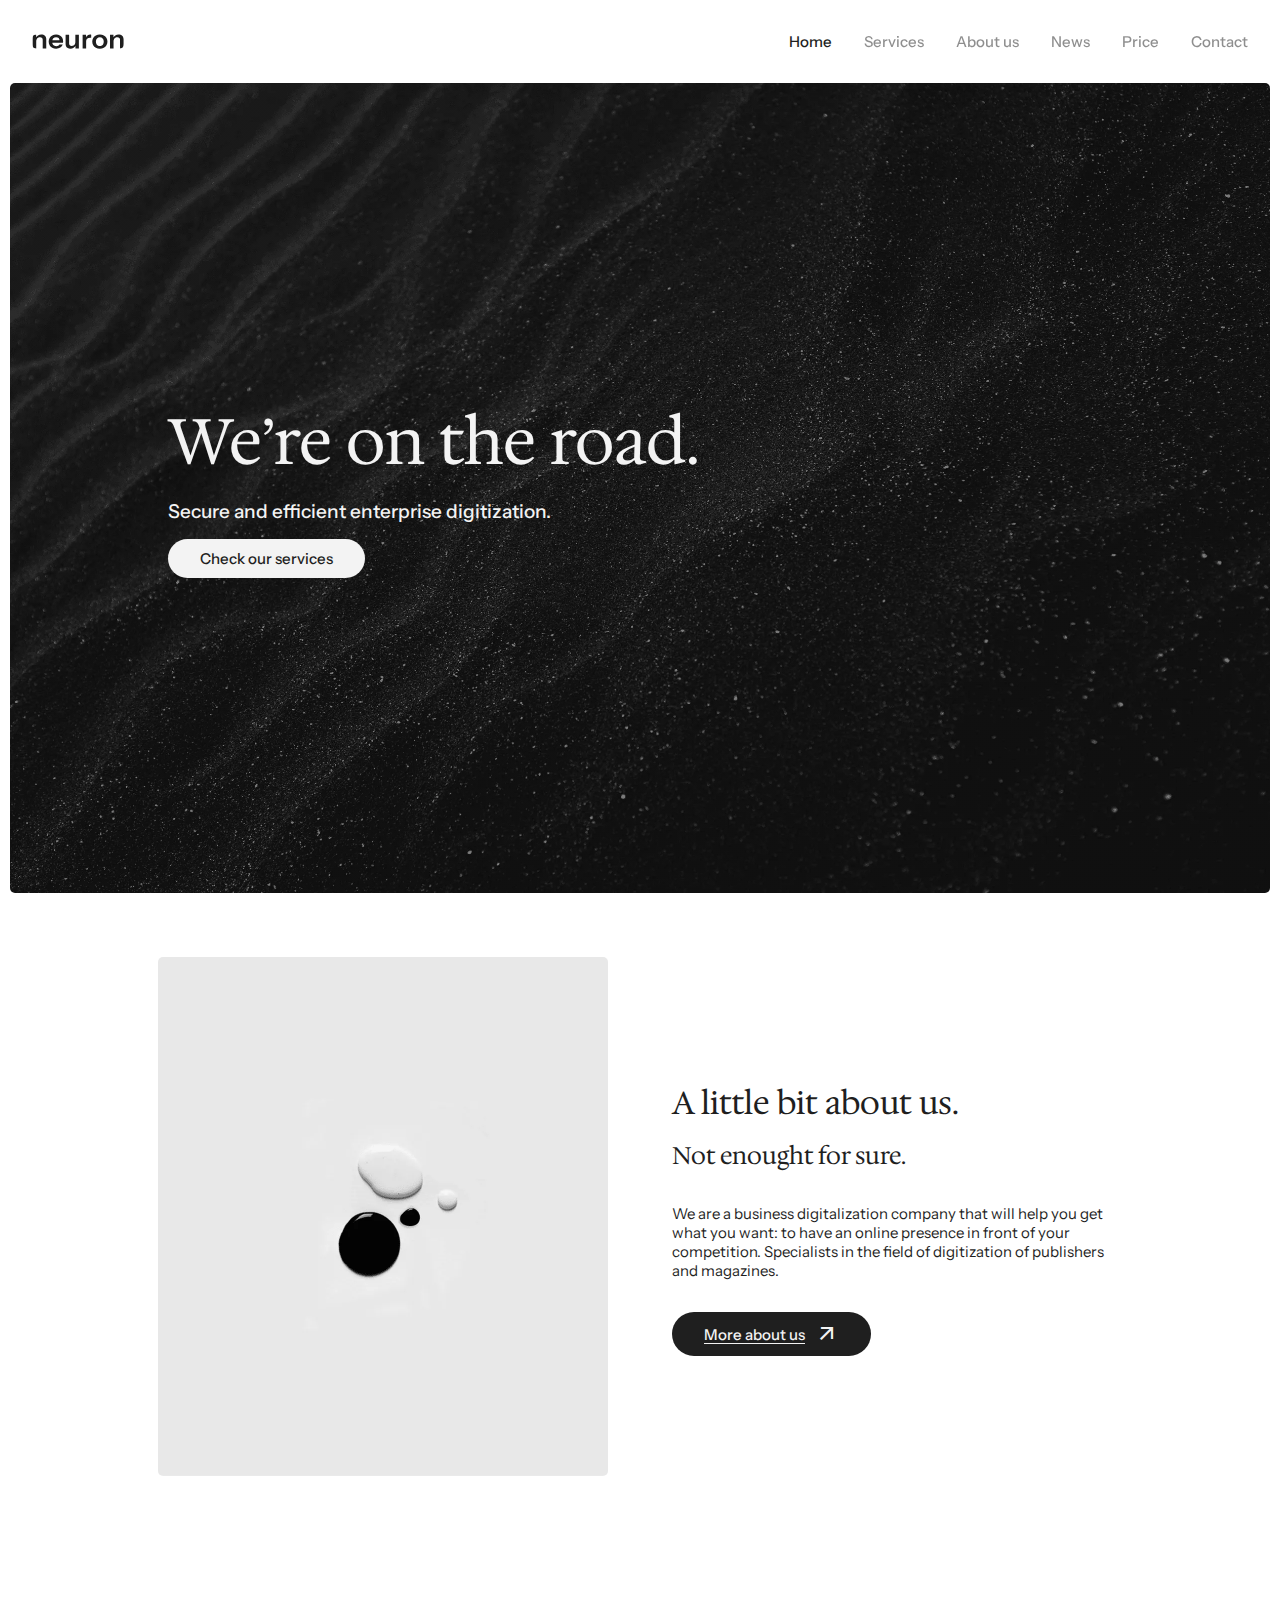
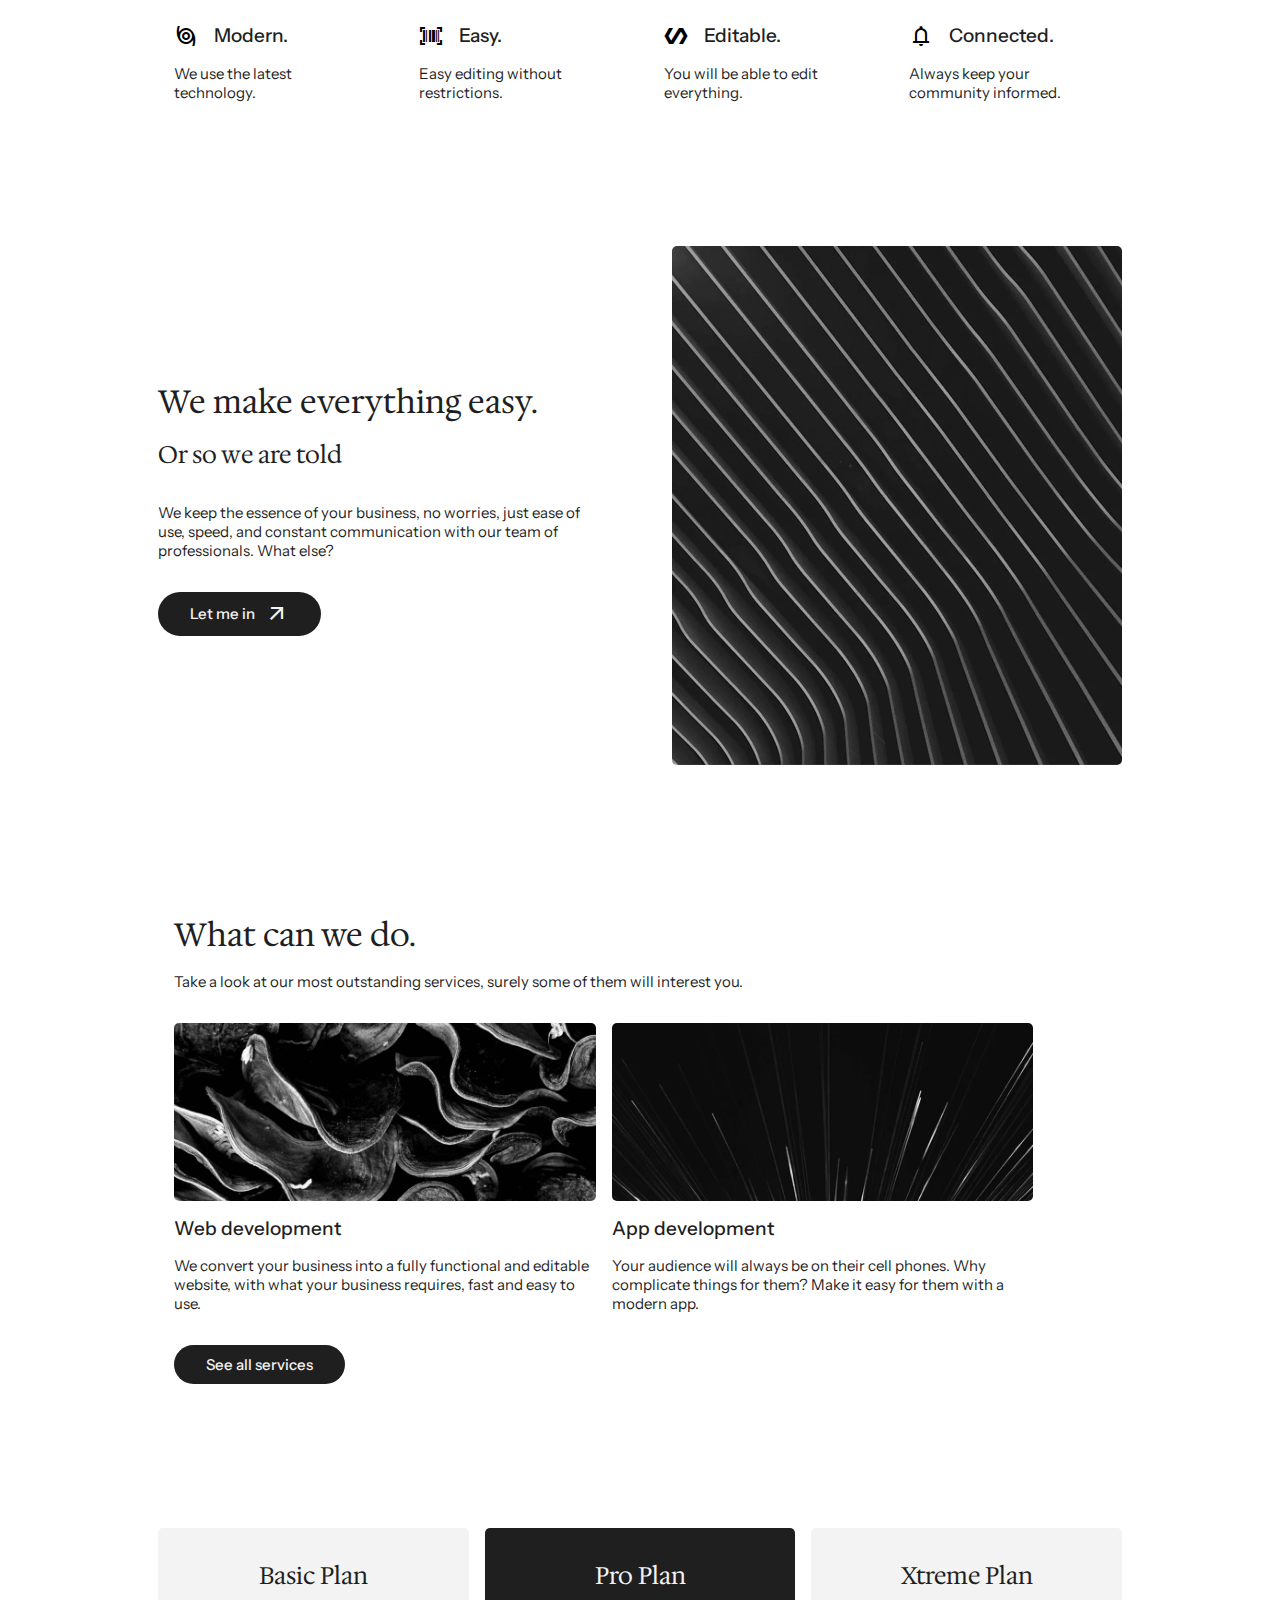
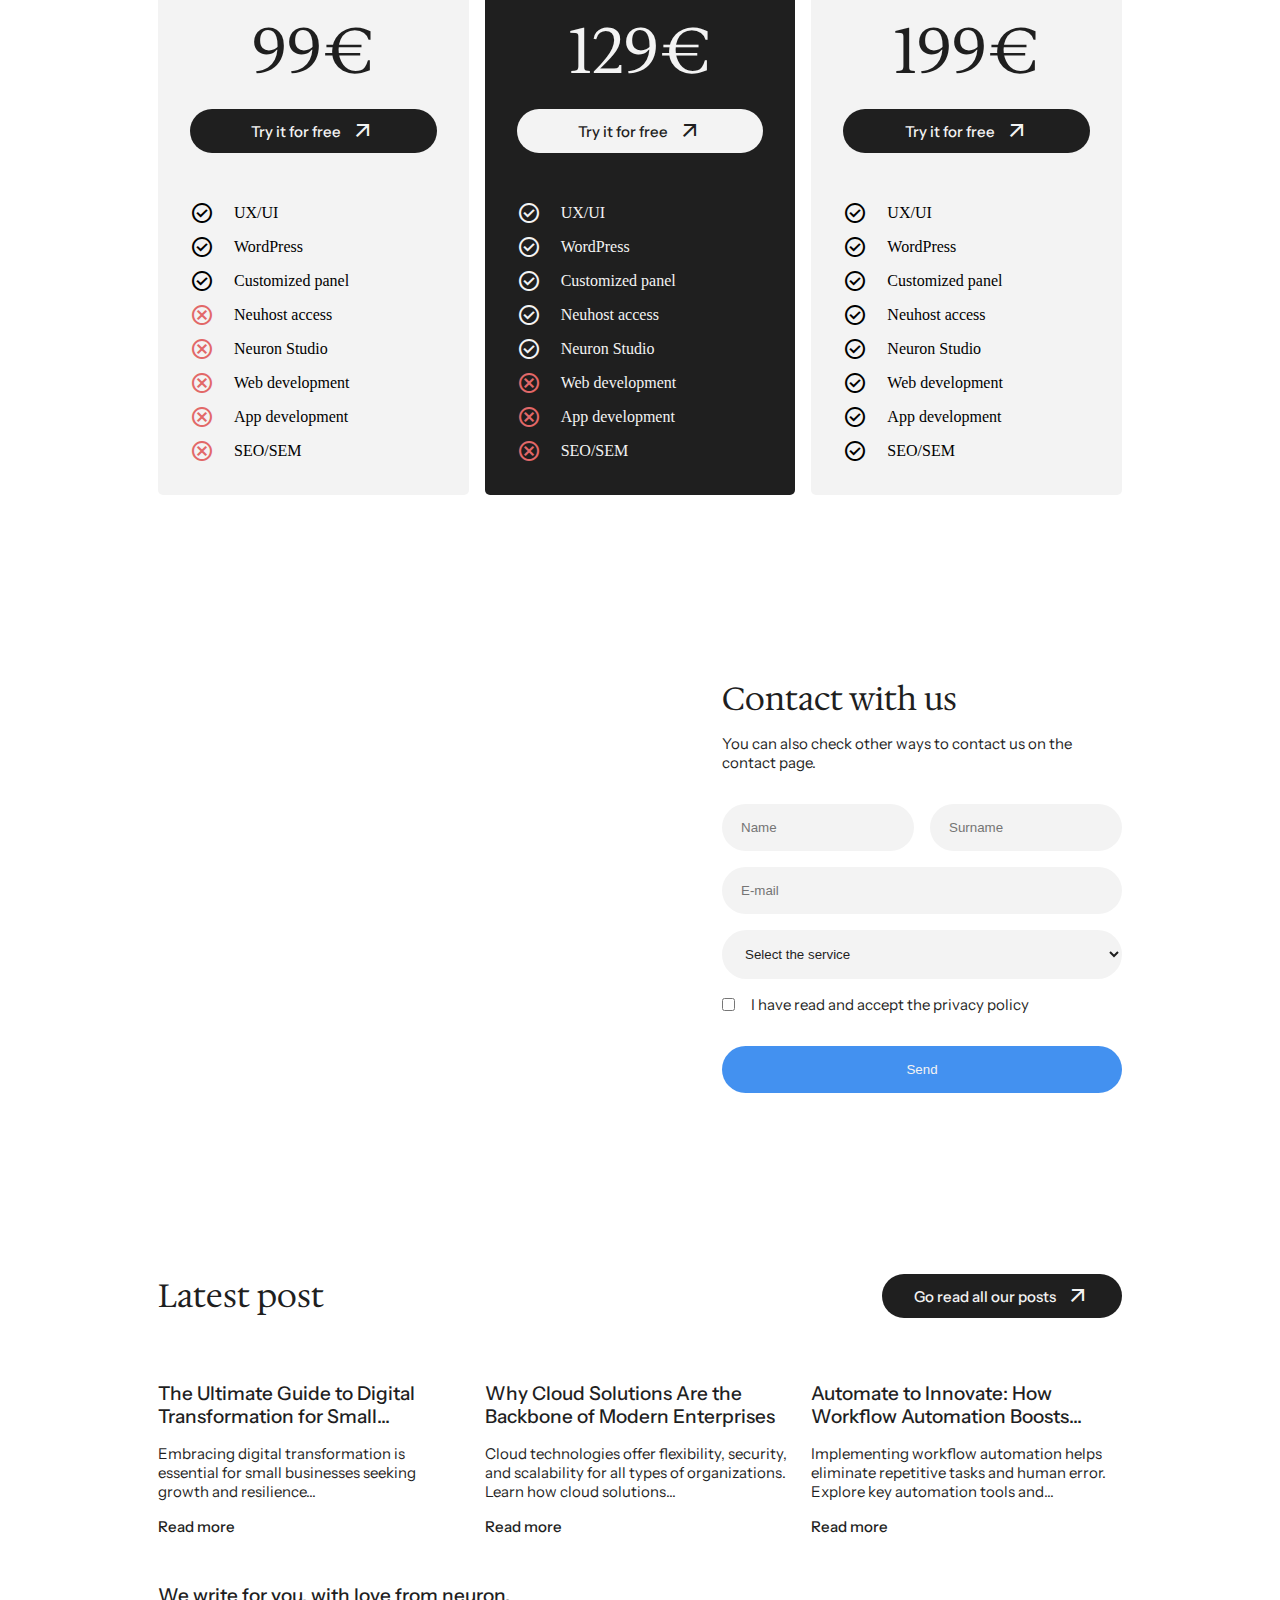
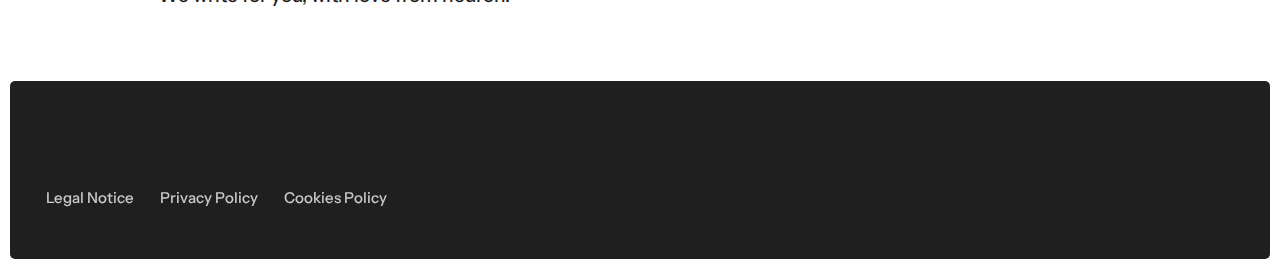
<file: index.html>
<!DOCTYPE html>
<html lang="en">
<head>
    <meta charset="UTF-8">
    <meta name="viewport" content="width=device-width, initial-scale=1.0">
    <title>Neuron</title>
    <link rel="stylesheet" href="CSS/style.css">
    <link href="https://fonts.googleapis.com/css2?family=Material+Symbols+Outlined" rel="stylesheet">
</head>
<body>
    <!-- Header -->

    <header class="header" >
        <a href="#"><img class="header__image" src="Media/Assets/logo/logo-black.svg" alt="Logo"></a>
        <nav class="header-nav" >
            <ul>
                <li class="header__link active"><a href="#">Home</a></li>
                <li class="header__link"><a href="services.html">Services</a></li>
                <li class="header__link"><a href="about-us.html">About us</a></li>
                <li class="header__link"><a href="news.html">News</a></li>
                <li class="header__link"><a href="#price">Price</a></li>
                <li class="header__link"><a href="contact.html">Contact</a></li>
            </ul>
        </nav>
        <span class="material-symbols-outlined">menu</span>

    </header>

    <!-- Banner-->

    <section class="section hero-banner">
        <div class="section hero-banner__img">
            <div class="container hero-banner__block">
                <h1>We’re on the road.</h1>
                <h2 class="h4">Secure and efficient enterprise digitization.</h2>
                <a class="btn btn--light " href="#">Check our services</a>
            </div>
        </div>
    </section>

    <!-- Section About us -->
    <section class="section hero-text">
        <div class="container hero-text__block">
            <div class="hero-text__image">
                <img src="Media/Assets/img/Home-img-1.webp" alt="About-us" loading="lazy">
            </div>
            <div class="hero-text__content">
                <div class="hero-text__titles">
                    <h2>A little bit about us.</h2>

                    <h3>Not enought for sure.</h3>

                </div>
                    <p>We are a business digitalization company that will help you get what you want: to have an online presence in front of your competition. Specialists in the field of digitization of publishers and magazines.</p>

                    <a  href="#" class="btn"> <span class="btn--underline">More about us</span> <span class="material-symbols-outlined">arrow_outward</span></a>
            </div>
        </div>
    </section>

    <!-- Cards -->

    <section class="section icons-cards">
        <div class="container icons-cards__block">
            <div class="icons-cards__card">
                <div class="icons-cards__titles">
                    <span class="material-symbols-outlined">storm</span>
                    <h4>Modern.</h4>
                </div>
                <p>We use the latest technology.</p>
            </div>
            <div class="icons-cards__card">
                <div class="icons-cards__titles">
                    <span class="material-symbols-outlined">barcode_scanner</span>
                    <h4>Easy.</h4>
                </div>
                <p>Easy editing without restrictions.</p>
            </div>
            <div class="icons-cards__card">
                <div class="icons-cards__titles">
                    <span class="material-symbols-outlined">polymer</span>
                    <h4>Editable.</h4>
                </div>
                <p>You will be able to edit everything.</p>
            </div>
            <div class="icons-cards__card">
                <div class="icons-cards__titles">
                    <span class="material-symbols-outlined">notifications</span>
                    <h4>Connected.</h4>
                </div>
                <p>Always keep your community informed.</p>
            </div>
        </div>
    </section>

    <!-- Section About us Recicle -->
    <section class="section hero-text">
        <div class="container hero-text__block block-reverse">
            <div class="hero-text__content">
                <div class="hero-text__titles">
                    <h2>We make everything easy.</h2>

                    <h3>Or so we are told</h3>

                </div>

                    <p>We keep the essence of your business, no worries, just ease of use, speed, and constant communication with our team of professionals. What else?</p>
                    <a  href="#" class="btn">Let me in <span class="material-symbols-outlined">arrow_outward</span></a>
            </div>
            <div class="hero-text__image">
                <img src="Media/Assets/img/Home-img-2.webp" alt="Home" loading="lazy">
            </div>
        </div>
    </section>

    <!-- Services-->

    <section class="section services">
        <div class="container services__block">
            <h2>What can we do.</h2>
            <p>Take a look at our most outstanding services, surely some of them will interest you.</p>
            <div class="services__minblock">
                <div class="services__content">
                    <img src="Media/Assets/img/Services-1.webp" alt="Service-1" loading="lazy">
                    <h2 class="h4">Web development</h2>
                    <p>We convert your business into a fully functional and editable website, with what your business requires, fast and easy to use.</p>
                </div>
                <div class="services__content">
                    <img src="Media/Assets/img/Services-2.webp" alt="Service-2" loading="lazy">
                    <h2 class="h4">App development</h2>
                    <p>Your audience will always be on their cell phones. Why complicate things for them? Make it easy for them with a modern app.</p>
                </div>
            </div>
            <a href="#" class="btn">See all services</a>
        </div>
    </section>

    <!-- Planes de pagos -->

    <section class="section payments-plans" id="price">
        <div class="container payments-plans__block">
            <div class="payments-plans__content payments-plans__card-1">
                <div class="payments-plans__titles">
                    <h3>Basic Plan</h3>
                    <span class="h1" >99€</span>
                        <a href="#" class="btn">Try it for free <span class="material-symbols-outlined">arrow_outward</span></a>
                </div>
                <div class="payments-plans__list">
                    <ul>
                        <li><span class="material-symbols-outlined">check_circle</span>UX/UI</li>
                        <li><span class="material-symbols-outlined">check_circle</span>WordPress</li>
                        <li><span class="material-symbols-outlined">check_circle</span>Customized panel</li>
                        <li><span class="material-symbols-outlined payments-plans__icon-cancel">cancel</span>Neuhost access</li>
                        <li><span class="material-symbols-outlined payments-plans__icon-cancel">cancel</span>Neuron Studio</li>
                        <li><span class="material-symbols-outlined payments-plans__icon-cancel">cancel</span>Web development</li>
                        <li><span class="material-symbols-outlined payments-plans__icon-cancel">cancel</span>App development</li>
                        <li><span class="material-symbols-outlined payments-plans__icon-cancel">cancel</span>SEO/SEM</li>
                    </ul>
                </div>
            </div>
            <div class="payments-plans__content payments-plans__card-2">
                <div class="payments-plans__titles">
                    <h3>Pro Plan</h3>
                    <span class="h1"  >129€</span>
                    <a href="#" class="btn btn--light">Try it for free <span class="material-symbols-outlined">arrow_outward</span></a>
                </div>
                <div class="payments-plans__list">
                    <ul>
                        <li><span class="material-symbols-outlined">check_circle</span>UX/UI</li>
                        <li><span class="material-symbols-outlined">check_circle</span>WordPress</li>
                        <li><span class="material-symbols-outlined">check_circle</span>Customized panel</li>
                        <li><span class="material-symbols-outlined">check_circle</span>Neuhost access</li>
                        <li><span class="material-symbols-outlined">check_circle</span>Neuron Studio</li>
                        <li><span class="material-symbols-outlined payments-plans__icon-cancel">cancel</span>Web development</li>
                        <li><span class="material-symbols-outlined payments-plans__icon-cancel">cancel</span>App development</li>
                        <li><span class="material-symbols-outlined payments-plans__icon-cancel">cancel</span>SEO/SEM</li>
                    </ul>
                </div>
            </div>
            <div class="payments-plans__content payments-plans__card-1">
                <div class="payments-plans__titles">
                    <h3>Xtreme Plan</h3>
                    <span class="h1" >199€</span>
                    <a href="#" class="btn">Try it for free <span class="material-symbols-outlined">arrow_outward</span></a>
                </div>
                <div class="payments-plans__list">
                    <ul>
                        <li><span class="material-symbols-outlined">check_circle</span>UX/UI</li>
                        <li><span class="material-symbols-outlined">check_circle</span>WordPress</li>
                        <li><span class="material-symbols-outlined">check_circle</span>Customized panel</li>
                        <li><span class="material-symbols-outlined">check_circle</span>Neuhost access</li>
                        <li><span class="material-symbols-outlined">check_circle</span>Neuron Studio</li>
                        <li><span class="material-symbols-outlined">check_circle</span>Web development</li>
                        <li><span class="material-symbols-outlined">check_circle</span>App development</li>
                        <li><span class="material-symbols-outlined">check_circle</span>SEO/SEM</li>
                    </ul>
                </div>
            </div>
        </div>
    </section>

    <!-- Map -->

    <section class="section contact">
        <div class="container contact__block">
            <div class="contact__map">
                <iframe src="https://www.google.com/maps/embed?pb=!1m18!1m12!1m3!1d3079.5841807411657!2d-0.3582535247024114!3d39.47872167160579!2m3!1f0!2f0!3f0!3m2!1i1024!2i768!4f13.1!3m3!1m2!1s0xd604f49cc253387%3A0xa7be35bdeeb341d2!2sCEI%20Centro%20de%20Estudios%20Innovaci%C3%B3n.%20Cursos%20y%20masters%20de%20dise%C3%B1o%2C%20interiores%2C%20web%2C%20videojuegos%2C%20cloud%2C%20data%20y%20marketing%20digital!5e0!3m2!1ses!2ses!4v1770633124894!5m2!1ses!2ses" style="border:0;" allowfullscreen="" loading="lazy" referrerpolicy="no-referrer-when-downgrade"></iframe>
            </div>
            <div class="contact__content">
                <div class="contact__headign">
                    <h2>Contact with us</h2>
                    <p>You can also check other ways to contact us on the contact page.</p>
                </div>
                <form class="contact__form" action="#" method="post">
                    <div class="form--row">
                        <!-- Name -->
                        <label for="name" style="display: none;"></label>
                        <input type="text" name="name" id="name" placeholder="Name">
                        <!-- Surname -->
                        <label for="surname" style="display: none;"></label>
                        <input type="text" name="surname" id="surname" placeholder="Surname">
                    </div>
                    <!-- E-mail -->
                    <label for="email" style="display: none;"></label>
                    <input type="email" name="email" id="email" placeholder="E-mail">

                    <!-- Services -->
                    <label for="services" style="display: none;"></label>
                    <select name="services" id="services">
                        <option value="1" selected disabled>Select the service</option>
                        <option value="2">Web development</option>
                        <option value="3">App development</option>
                        <option value="4">Neuhost</option>
                        <option value="5">Neuron Studio</option>
                        <option value="6">WordPress</option>
                        <option value="7">UX/UI</option>
                    </select>

                    <!-- Check-->
                    <div class="form--row acceptance">
                        <label for="check">I have read and accept the privacy policy</label>
                        <input type="checkbox" name="check" id="check">
                    </div>

                    <!-- Submit-->
                    <label for="submit"></label>
                    <input id="submit" type="submit" value="Send">


                </form>
            </div>
        </div>
    </section>

    
    <!-- Maps -->

    <!-- Post -->

    <section class="section post">
        <div class="container post__bloc">
            <div class="post__heading">
                <h2>Latest post</h2>
                <a href="#" class="btn">Go read all our posts <span class="material-symbols-outlined">arrow_outward</span></a>
            </div>
            <div class="post__minblock">
                <div class="post__content">
                    <img src="Media/Assets/img/News-1.webp" alt="News-1" loading="lazy">
                    <h3 class="h4">The Ultimate Guide to Digital Transformation for Small...</h3>
                    <p>Embracing digital transformation is essential for small businesses seeking growth and resilience...</p>
                    <a href="#">Read more</a>
                </div>
                <div class="post__content">
                    <img src="Media/Assets/img/News-2.webp" alt="News-2" loading="lazy">
                    <h4>Why Cloud Solutions Are the Backbone of Modern Enterprises</h4>
                    <p>Cloud technologies offer flexibility, security, and scalability for all types of organizations. Learn how cloud solutions...</p>
                    <a href="#">Read more</a>
                </div>
                <div class="post__content">
                    <img src="Media/Assets/img/News-3.webp" alt="News-2" loading="lazy">
                    <h4>Automate to Innovate: How Workflow Automation Boosts...</h4>
                    <p>Implementing workflow automation helps eliminate repetitive tasks and human error. Explore key automation tools and...</p>
                    <a href="#">Read more</a>
                </div>
            </div>
            <h4>We write for you, with love from neuron.</h4>
        </div>
    </section>

    <!-- Post -->

    <!-- Footer -->
    <footer class="section footer">
        <div class="container footer__block">
            <div class="footer__media">
            <a href="#"><img src="Media/Assets/logo/logo-light.svg" alt="logo" class="footer__image" loading="lazy"></a>
            
            <div class="footer__social-media">
                <a href="#"><span><img src="Media/Assets/svg/InstagramLogo.svg" alt="Instagram" loading="lazy"></span></a>
                <a href="#"><span><img src="Media/Assets/svg/XLogo.svg" alt="X" loading="lazy"></span></a>
                <a href="#"><span><img src="Media/Assets/svg/PinterestLogo.svg" alt="Pinterest" loading="lazy"></span></a>
                <a href="#"><span><img src="Media/Assets/svg/LinkedinLogo.svg" alt="Linkedin" loading="lazy"></span></a>
            </div> <!-- Agrega UL Li-->

            </div>

            <div class="footer__politic">
                <a href="#">Legal Notice</a>
                <a href="#">Privacy Policy</a>
                <a href="#">Cookies Policy</a>
            </div>
        </div>
        
    </footer>
</body>
</html>
</file>
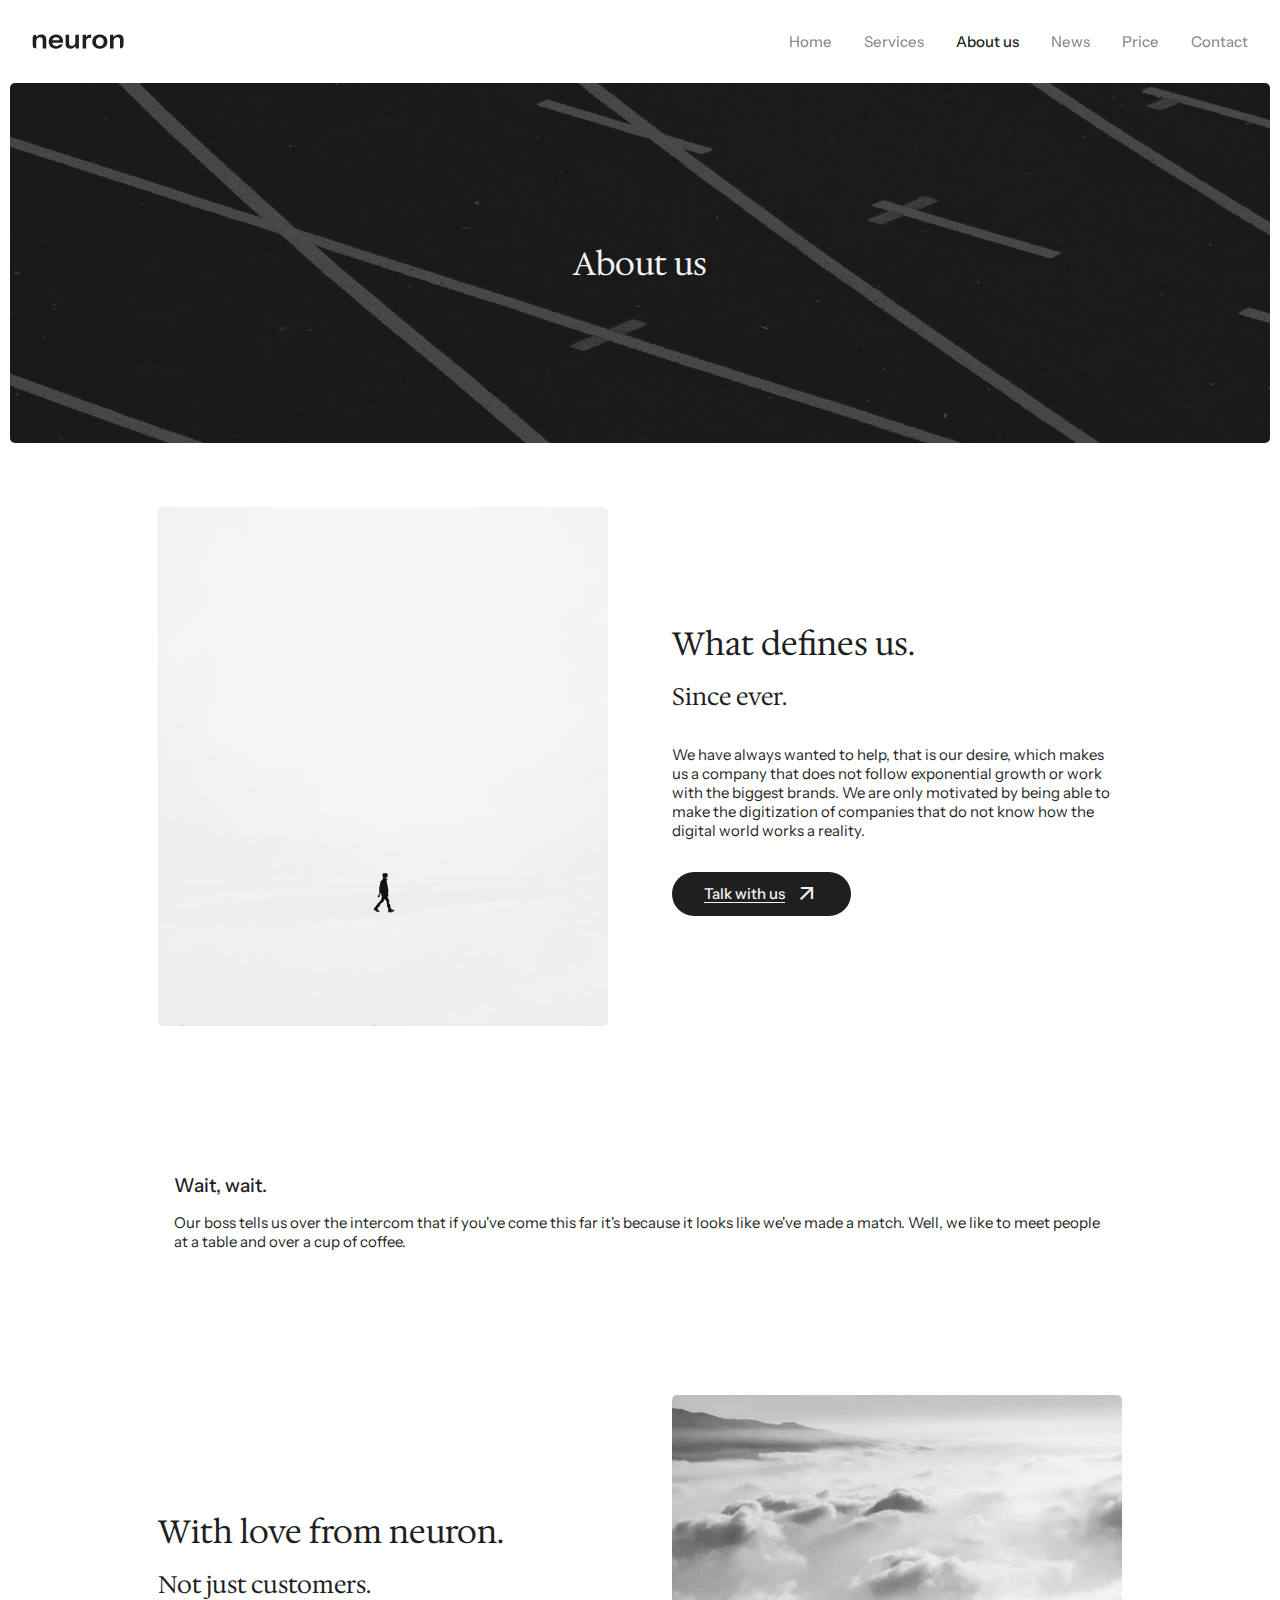
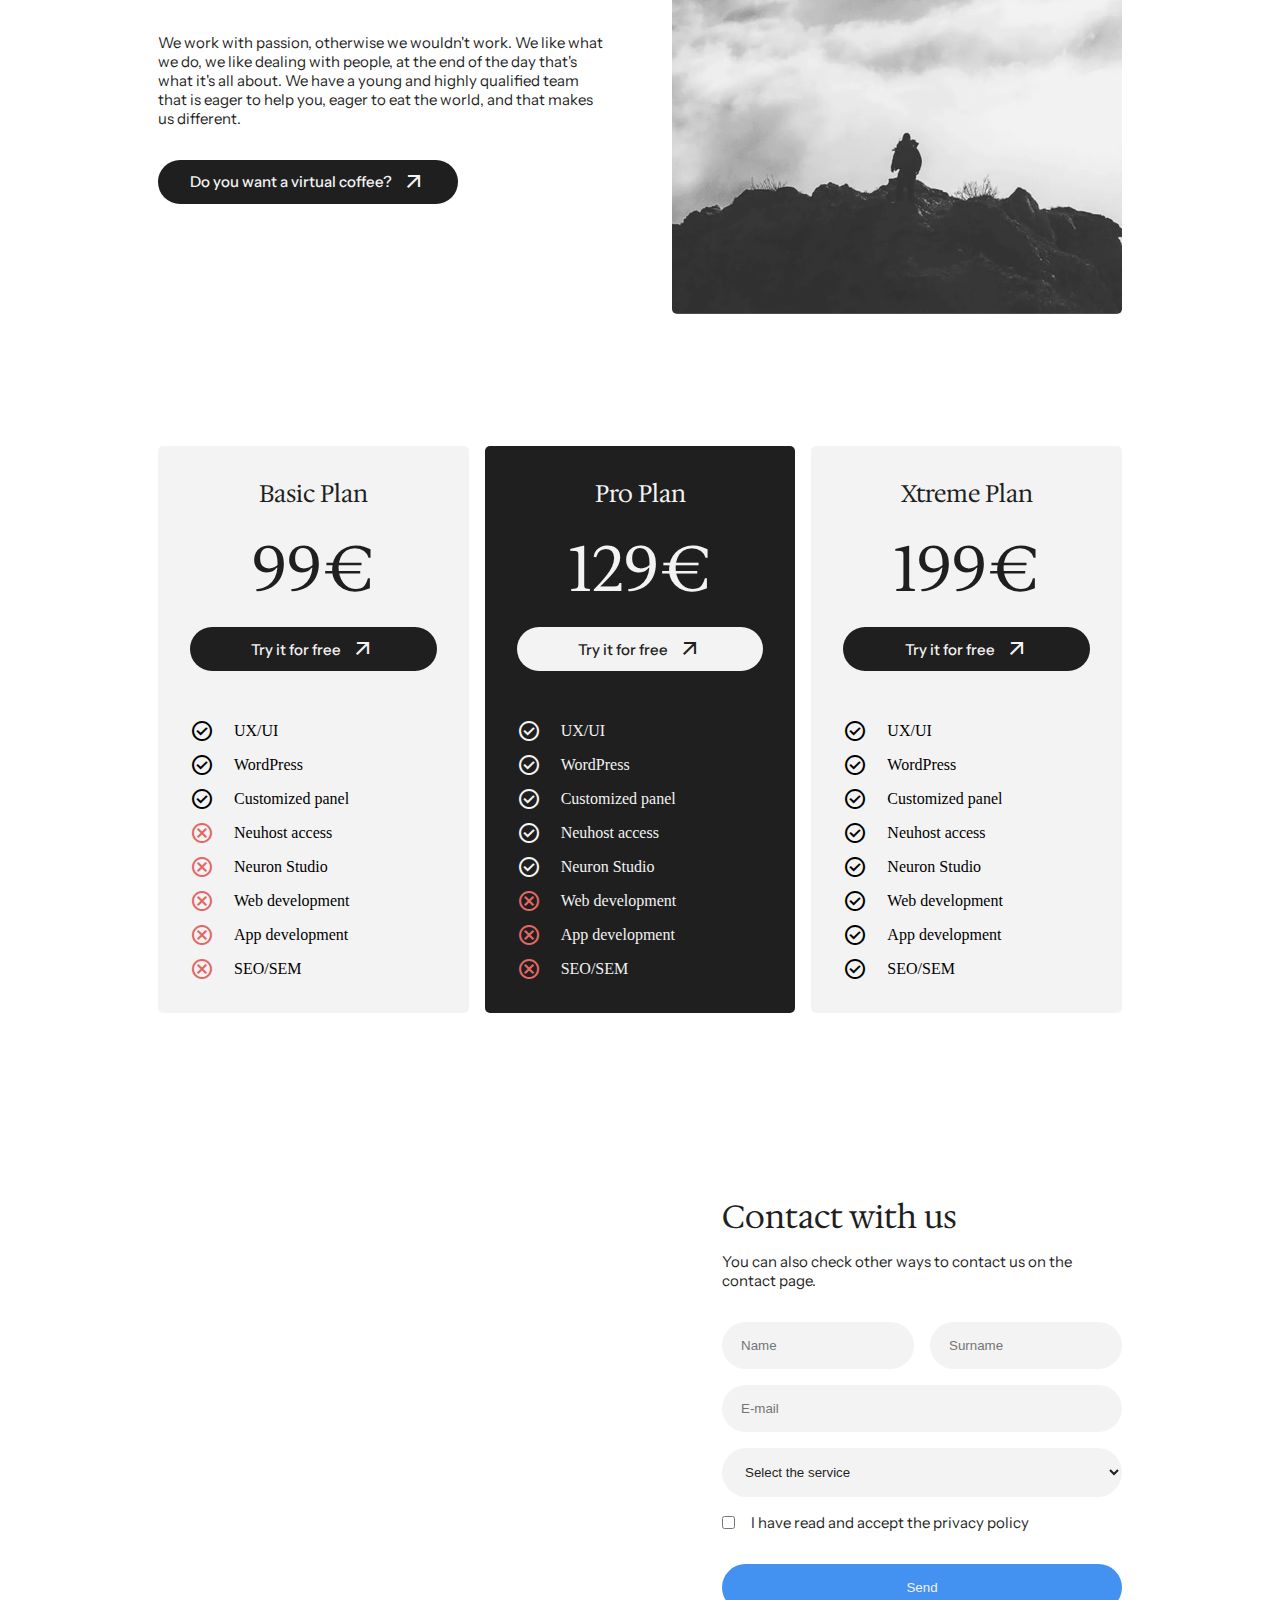
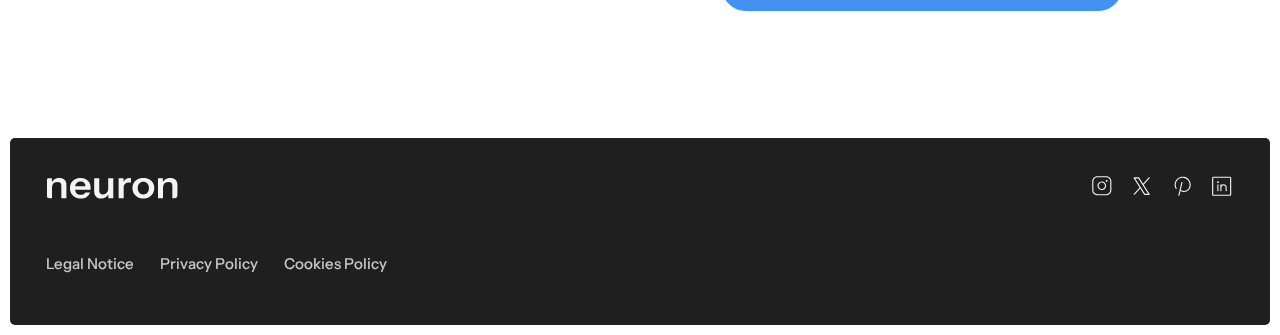
<file: about-us.html>
<!DOCTYPE html>
<html lang="en">
<head>
    <meta charset="UTF-8">
    <meta name="viewport" content="width=device-width, initial-scale=1.0">
    <title>About us</title>
    <link rel="stylesheet" href="CSS/style.css">
    <link href="https://fonts.googleapis.com/css2?family=Material+Symbols+Outlined" rel="stylesheet">
</head>
<body>
    <!-- Header -->

    <header class="header" >
        <a href="#"><img class="header__image" src="Media/Assets/logo/logo-black.svg" alt="logo"></a>
        <nav class="header-nav" >
            <ul>
                <li class="header__link"><a href="index.html">Home</a></li>
                <li class="header__link"><a href="services.html">Services</a></li>
                <li class="header__link active"><a href="#">About us</a></li>
                <li class="header__link"><a href="news.html">News</a></li>
                <li class="header__link"><a href="#price">Price</a></li>
                <li class="header__link"><a href="contact.html">Contact</a></li>
            </ul>
        </nav>
        <span class="material-symbols-outlined">menu</span>

    </header>

    <!-- Banner-->

    <section class="section hero-banner">
        <div class="section hero-banner__img about--banner">
            <div class="container hero-banner__block">
                <h1 class="h2">About us</h1>
            </div>
        </div>
    </section>

    <!-- Section About us -->
    <section class="section hero-text">
        <div class="container hero-text__block">
            <div class="hero-text__image">
                <img src="Media/Assets/img/About-img-1.webp" alt="About-us" loading="lazy">
            </div>
            <div class="hero-text__content">
                <div class="hero-text__titles">
                    <h2>What defines us.</h2>

                    <h3>Since ever.</h3>

                </div>
                    <p>We have always wanted to help, that is our desire, which makes us a company that does not follow exponential growth or work with the biggest brands. We are only motivated by being able to make the digitization of companies that do not know how the digital world works a reality.</p>

                    <a  href="#" class="btn"> <span class="btn--underline">Talk with us</span> <span class="material-symbols-outlined">arrow_outward</span></a>
            </div>
        </div>
    </section> 

    <!-- Cards -->

    <section class="section icons-cards">
        <div class="container icons-cards__block">
            <div class="icons-cards__card">
                <div class="icons-cards__titles">
                    <h4>Wait, wait.</h4>
                </div>
                <p>Our boss tells us over the intercom that if you've come this far it's because it looks like we've made a match. Well, we like to meet people at a table and over a cup of coffee.</p>
            </div>
        </div>
    </section>

    <!-- Section About us Recicle -->
    <section class="section hero-text">
        <div class="container hero-text__block block-reverse">
            <div class="hero-text__content">
                <div class="hero-text__titles">
                    <h2>With love from neuron.</h2>

                    <h3>Not just customers.</h3>

                </div>

                    <p>We work with passion, otherwise we wouldn't work. We like what we do, we like dealing with people, at the end of the day that's what it's all about. We have a young and highly qualified team that is eager to help you, eager to eat the world, and that makes us different.</p>
                    <a  href="#" class="btn">Do you want a virtual coffee? <span class="material-symbols-outlined">arrow_outward</span></a>
            </div>
            <div class="hero-text__image">
                <img src="Media/Assets/img/About-img-2.webp" alt="About-2" loading="lazy">
            </div>
        </div>
    </section>
    <!-- Planes de pagos -->

    <section class="section payments-plans" id="price">
        <div class="container payments-plans__block">
            <div class="payments-plans__content payments-plans__card-1">
                <div class="payments-plans__titles">
                    <h3>Basic Plan</h3>
                    <span class="h1" >99€</span>
                        <a href="#" class="btn">Try it for free <span class="material-symbols-outlined">arrow_outward</span></a>
                </div>
                <div class="payments-plans__list">
                    <ul>
                        <li><span class="material-symbols-outlined">check_circle</span>UX/UI</li>
                        <li><span class="material-symbols-outlined">check_circle</span>WordPress</li>
                        <li><span class="material-symbols-outlined">check_circle</span>Customized panel</li>
                        <li><span class="material-symbols-outlined payments-plans__icon-cancel">cancel</span>Neuhost access</li>
                        <li><span class="material-symbols-outlined payments-plans__icon-cancel">cancel</span>Neuron Studio</li>
                        <li><span class="material-symbols-outlined payments-plans__icon-cancel">cancel</span>Web development</li>
                        <li><span class="material-symbols-outlined payments-plans__icon-cancel">cancel</span>App development</li>
                        <li><span class="material-symbols-outlined payments-plans__icon-cancel">cancel</span>SEO/SEM</li>
                    </ul>
                </div>
            </div>
            <div class="payments-plans__content payments-plans__card-2">
                <div class="payments-plans__titles">
                    <h3>Pro Plan</h3>
                    <span class="h1"  >129€</span>
                    <a href="#" class="btn btn--light">Try it for free <span class="material-symbols-outlined">arrow_outward</span></a>
                </div>
                <div class="payments-plans__list">
                    <ul>
                        <li><span class="material-symbols-outlined">check_circle</span>UX/UI</li>
                        <li><span class="material-symbols-outlined">check_circle</span>WordPress</li>
                        <li><span class="material-symbols-outlined">check_circle</span>Customized panel</li>
                        <li><span class="material-symbols-outlined">check_circle</span>Neuhost access</li>
                        <li><span class="material-symbols-outlined">check_circle</span>Neuron Studio</li>
                        <li><span class="material-symbols-outlined payments-plans__icon-cancel">cancel</span>Web development</li>
                        <li><span class="material-symbols-outlined payments-plans__icon-cancel">cancel</span>App development</li>
                        <li><span class="material-symbols-outlined payments-plans__icon-cancel">cancel</span>SEO/SEM</li>
                    </ul>
                </div>
            </div>
            <div class="payments-plans__content payments-plans__card-1">
                <div class="payments-plans__titles">
                    <h3>Xtreme Plan</h3>
                    <span class="h1" >199€</span>
                    <a href="#" class="btn">Try it for free <span class="material-symbols-outlined">arrow_outward</span></a>
                </div>
                <div class="payments-plans__list">
                    <ul>
                        <li><span class="material-symbols-outlined">check_circle</span>UX/UI</li>
                        <li><span class="material-symbols-outlined">check_circle</span>WordPress</li>
                        <li><span class="material-symbols-outlined">check_circle</span>Customized panel</li>
                        <li><span class="material-symbols-outlined">check_circle</span>Neuhost access</li>
                        <li><span class="material-symbols-outlined">check_circle</span>Neuron Studio</li>
                        <li><span class="material-symbols-outlined">check_circle</span>Web development</li>
                        <li><span class="material-symbols-outlined">check_circle</span>App development</li>
                        <li><span class="material-symbols-outlined">check_circle</span>SEO/SEM</li>
                    </ul>
                </div>
            </div>
        </div>
    </section>

    <!-- Map -->

    <section class="section contact">
        <div class="container contact__block">
            <div class="contact__map">
                <iframe src="https://www.google.com/maps/embed?pb=!1m18!1m12!1m3!1d3079.5841807411657!2d-0.3582535247024114!3d39.47872167160579!2m3!1f0!2f0!3f0!3m2!1i1024!2i768!4f13.1!3m3!1m2!1s0xd604f49cc253387%3A0xa7be35bdeeb341d2!2sCEI%20Centro%20de%20Estudios%20Innovaci%C3%B3n.%20Cursos%20y%20masters%20de%20dise%C3%B1o%2C%20interiores%2C%20web%2C%20videojuegos%2C%20cloud%2C%20data%20y%20marketing%20digital!5e0!3m2!1ses!2ses!4v1770633124894!5m2!1ses!2ses" style="border:0;" allowfullscreen="" loading="lazy" referrerpolicy="no-referrer-when-downgrade"></iframe>
            </div>
            <div class="contact__content">
                <div class="contact__headign">
                    <h2>Contact with us</h2>
                    <p>You can also check other ways to contact us on the contact page.</p>
                </div>
                <form class="contact__form" action="#" method="post">
                    <div class="form--row">
                        <!-- Name -->
                        <label for="name" style="display: none;"></label>
                        <input type="text" name="name" id="name" placeholder="Name">
                        <!-- Surname -->
                        <label for="surname" style="display: none;"></label>
                        <input type="text" name="surname" id="surname" placeholder="Surname">
                    </div>
                    <!-- E-mail -->
                    <label for="email" style="display: none;"></label>
                    <input type="email" name="email" id="email" placeholder="E-mail">

                    <!-- Services -->
                    <label for="services" style="display: none;"></label>
                    <select name="services" id="services">
                        <option value="1" selected disabled>Select the service</option>
                        <option value="2">Web development</option>
                        <option value="3">App development</option>
                        <option value="4">Neuhost</option>
                        <option value="5">Neuron Studio</option>
                        <option value="6">WordPress</option>
                        <option value="7">UX/UI</option>
                    </select>

                    <!-- Check-->
                    <div class="form--row acceptance">
                        <label for="check">I have read and accept the privacy policy</label>
                        <input type="checkbox" name="check" id="check">
                    </div>

                    <!-- Submit-->
                    <label for="submit"></label>
                    <input id="submit" type="submit" value="Send">


                </form>
            </div>
        </div>
    </section>

    <!-- Footer -->
    <footer class="section footer">
        <div class="container footer__block">
            <div class="footer__media">
            <a href="#"><img src="Media/Assets/logo/logo-light.svg" alt="logo" class="footer__image" loading="lazy"></a>
            
            <div class="footer__social-media">
                <a href="#"><span><img src="Media/Assets/svg/InstagramLogo.svg" alt="Instagram" loading="lazy"></span></a>
                <a href="#"><span><img src="Media/Assets/svg/XLogo.svg" alt="X" loading="lazy"></span></a>
                <a href="#"><span><img src="Media/Assets/svg/PinterestLogo.svg" alt="Pinterest" loading="lazy"></span></a>
                <a href="#"><span><img src="Media/Assets/svg/LinkedinLogo.svg" alt="Linkeding" loading="lazy"></span></a>
            </div> <!-- Agrega UL Li-->

            </div>

            <div class="footer__politic">
                <a href="#">Legal Notice</a>
                <a href="#">Privacy Policy</a>
                <a href="#">Cookies Policy</a>
            </div>
        </div>
    </footer>
</body>
</html>
</file>
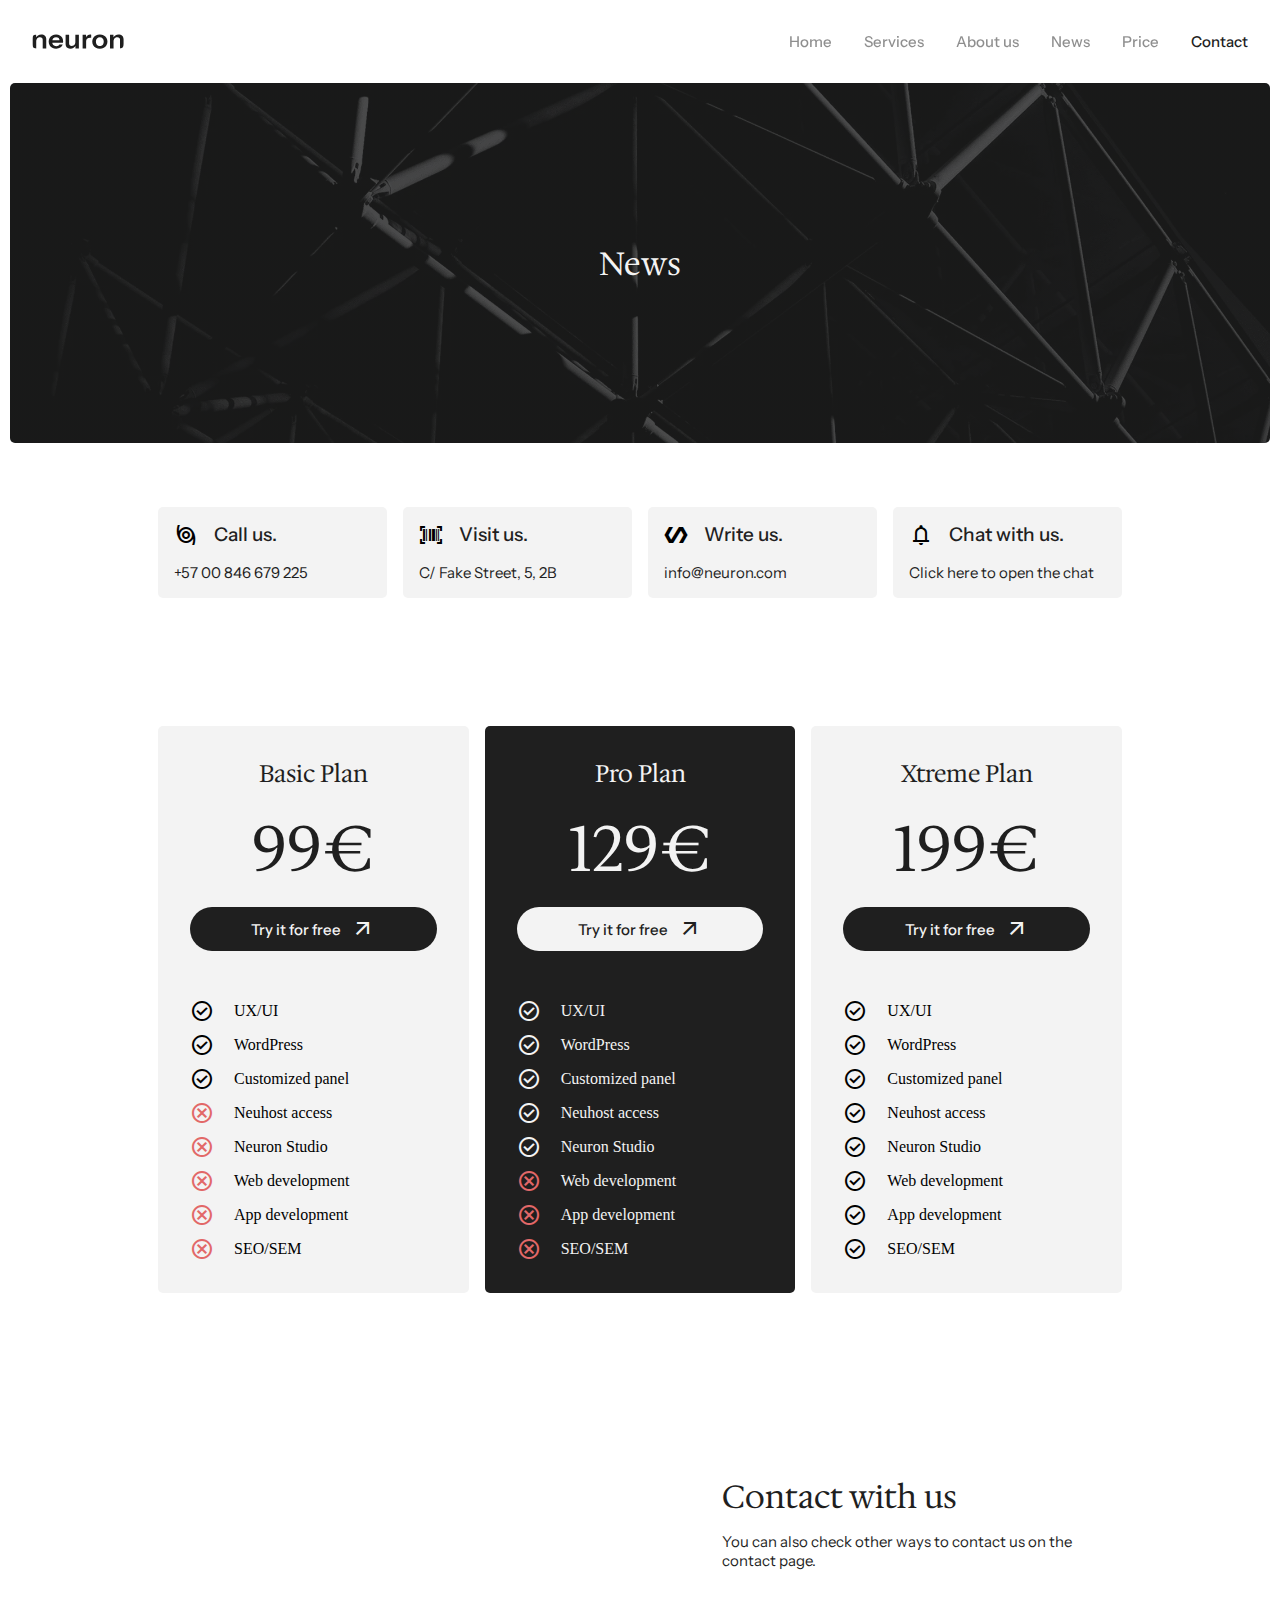
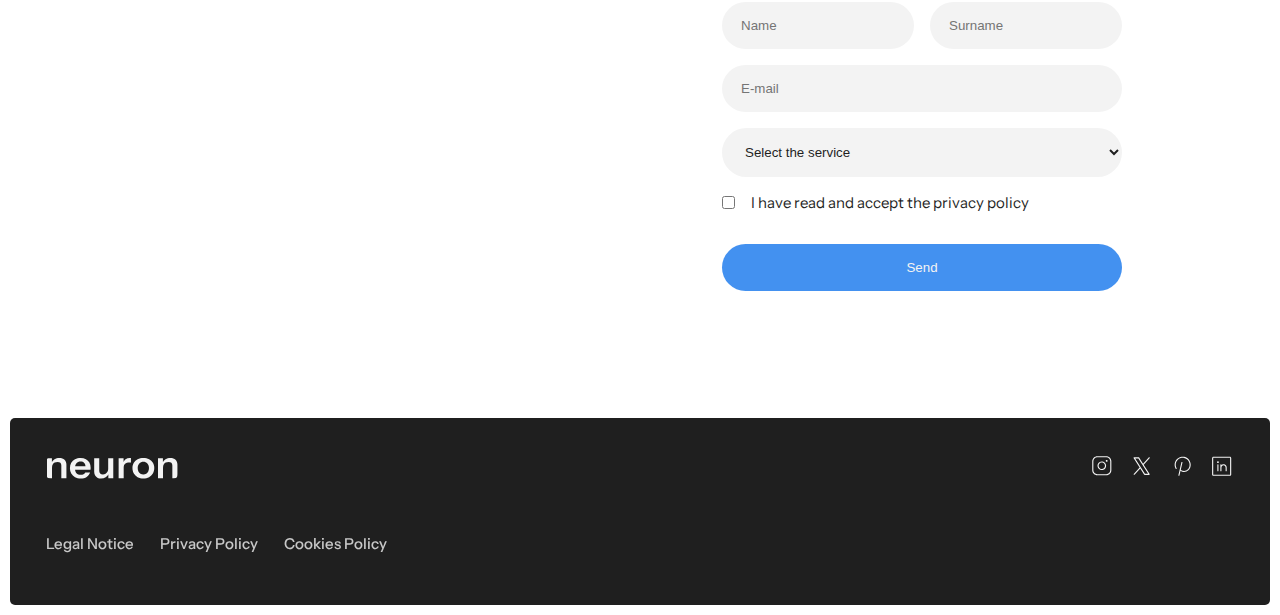
<file: contact.html>
<!DOCTYPE html>
<html lang="en">
<head>
    <meta charset="UTF-8">
    <meta name="viewport" content="width=device-width, initial-scale=1.0">
    <title>Contact</title>
    <link rel="stylesheet" href="CSS/style.css">
    <link href="https://fonts.googleapis.com/css2?family=Material+Symbols+Outlined" rel="stylesheet">
</head>
<body>
    <!-- Header -->

    <header class="header" >
        <a href="#"><img class="header__image" src="Media/Assets/logo/logo-black.svg" alt="logo"></a>
        <nav class="header-nav" >
            <ul>
                <li class="header__link"><a href="index.html">Home</a></li>
                <li class="header__link"><a href="services.html">Services</a></li>
                <li class="header__link"><a href="about-us.html">About us</a></li>
                <li class="header__link"><a href="news.html">News</a></li>
                <li class="header__link"><a href="#price">Price</a></li>
                <li class="header__link active"><a href="#">Contact</a></li>
            </ul>
        </nav>
        <span class="material-symbols-outlined">menu</span>

    </header>

    <!-- Banner-->

    <section class="section hero-banner">
        <div class="section hero-banner__img contact--banner">
            <div class="container hero-banner__block">
                <h1 class="h2">News</h1>
            </div>
        </div>
    </section>

    <!-- Cards -->

    <section class="section icons-cards">
        <div class="container icons-cards__block card--2v">
            <div class="icons-cards__card card--style">
                <div class="icons-cards__titles">
                    <span class="material-symbols-outlined">storm</span>
                    <h2 class="h4">Call us.</h2>
                </div>
                <p>+57 00 846 679 225</p>
            </div>
            <div class="icons-cards__card card--style">
                <div class="icons-cards__titles">
                    <span class="material-symbols-outlined">barcode_scanner</span>
                    <h2 class="h4">Visit us.</h2>
                </div>
                <p>C/ Fake Street, 5, 2B</p>
            </div>
            <div class="icons-cards__card card--style">
                <div class="icons-cards__titles">
                    <span class="material-symbols-outlined">polymer</span>
                    <h2 class="h4">Write us.</h2>
                </div>
                <p>info@neuron.com</p>
            </div>
            <div class="icons-cards__card card--style">
                <div class="icons-cards__titles">
                    <span class="material-symbols-outlined">notifications</span>
                    <h2 class="h4">Chat with us.</h2>
                </div>
                <p>Click here to open the chat</p>
            </div>
        </div>
    </section>

    <!-- Planes de pagos -->

    <section class="section payments-plans" id="price">
        <div class="container payments-plans__block">
            <div class="payments-plans__content payments-plans__card-1">
                <div class="payments-plans__titles">
                    <h3>Basic Plan</h3>
                    <span class="h1" >99€</span>
                        <a href="#" class="btn">Try it for free <span class="material-symbols-outlined">arrow_outward</span></a>
                </div>
                <div class="payments-plans__list">
                    <ul>
                        <li><span class="material-symbols-outlined">check_circle</span>UX/UI</li>
                        <li><span class="material-symbols-outlined">check_circle</span>WordPress</li>
                        <li><span class="material-symbols-outlined">check_circle</span>Customized panel</li>
                        <li><span class="material-symbols-outlined payments-plans__icon-cancel">cancel</span>Neuhost access</li>
                        <li><span class="material-symbols-outlined payments-plans__icon-cancel">cancel</span>Neuron Studio</li>
                        <li><span class="material-symbols-outlined payments-plans__icon-cancel">cancel</span>Web development</li>
                        <li><span class="material-symbols-outlined payments-plans__icon-cancel">cancel</span>App development</li>
                        <li><span class="material-symbols-outlined payments-plans__icon-cancel">cancel</span>SEO/SEM</li>
                    </ul>
                </div>
            </div>
            <div class="payments-plans__content payments-plans__card-2">
                <div class="payments-plans__titles">
                    <h3>Pro Plan</h3>
                    <span class="h1"  >129€</span>
                    <a href="#" class="btn btn--light">Try it for free <span class="material-symbols-outlined">arrow_outward</span></a>
                </div>
                <div class="payments-plans__list">
                    <ul>
                        <li><span class="material-symbols-outlined">check_circle</span>UX/UI</li>
                        <li><span class="material-symbols-outlined">check_circle</span>WordPress</li>
                        <li><span class="material-symbols-outlined">check_circle</span>Customized panel</li>
                        <li><span class="material-symbols-outlined">check_circle</span>Neuhost access</li>
                        <li><span class="material-symbols-outlined">check_circle</span>Neuron Studio</li>
                        <li><span class="material-symbols-outlined payments-plans__icon-cancel">cancel</span>Web development</li>
                        <li><span class="material-symbols-outlined payments-plans__icon-cancel">cancel</span>App development</li>
                        <li><span class="material-symbols-outlined payments-plans__icon-cancel">cancel</span>SEO/SEM</li>
                    </ul>
                </div>
            </div>
            <div class="payments-plans__content payments-plans__card-1">
                <div class="payments-plans__titles">
                    <h3>Xtreme Plan</h3>
                    <span class="h1" >199€</span>
                    <a href="#" class="btn">Try it for free <span class="material-symbols-outlined">arrow_outward</span></a>
                </div>
                <div class="payments-plans__list">
                    <ul>
                        <li><span class="material-symbols-outlined">check_circle</span>UX/UI</li>
                        <li><span class="material-symbols-outlined">check_circle</span>WordPress</li>
                        <li><span class="material-symbols-outlined">check_circle</span>Customized panel</li>
                        <li><span class="material-symbols-outlined">check_circle</span>Neuhost access</li>
                        <li><span class="material-symbols-outlined">check_circle</span>Neuron Studio</li>
                        <li><span class="material-symbols-outlined">check_circle</span>Web development</li>
                        <li><span class="material-symbols-outlined">check_circle</span>App development</li>
                        <li><span class="material-symbols-outlined">check_circle</span>SEO/SEM</li>
                    </ul>
                </div>
            </div>
        </div>
    </section>

    <!-- Map -->

    <section class="section contact">
        <div class="container contact__block">
            <div class="contact__map">
                <iframe src="https://www.google.com/maps/embed?pb=!1m18!1m12!1m3!1d3079.5841807411657!2d-0.3582535247024114!3d39.47872167160579!2m3!1f0!2f0!3f0!3m2!1i1024!2i768!4f13.1!3m3!1m2!1s0xd604f49cc253387%3A0xa7be35bdeeb341d2!2sCEI%20Centro%20de%20Estudios%20Innovaci%C3%B3n.%20Cursos%20y%20masters%20de%20dise%C3%B1o%2C%20interiores%2C%20web%2C%20videojuegos%2C%20cloud%2C%20data%20y%20marketing%20digital!5e0!3m2!1ses!2ses!4v1770633124894!5m2!1ses!2ses" style="border:0;" allowfullscreen="" loading="lazy" referrerpolicy="no-referrer-when-downgrade"></iframe>
            </div>
            <div class="contact__content">
                <div class="contact__headign">
                    <h2>Contact with us</h2>
                    <p>You can also check other ways to contact us on the contact page.</p>
                </div>
                <form class="contact__form" action="#" method="post">
                    <div class="form--row">
                        <!-- Name -->
                        <label for="name" style="display: none;"></label>
                        <input type="text" name="name" id="name" placeholder="Name">
                        <!-- Surname -->
                        <label for="surname" style="display: none;"></label>
                        <input type="text" name="surname" id="surname" placeholder="Surname">
                    </div>
                    <!-- E-mail -->
                    <label for="email" style="display: none;"></label>
                    <input type="email" name="email" id="email" placeholder="E-mail">

                    <!-- Services -->
                    <label for="services" style="display: none;"></label>
                    <select name="services" id="services">
                        <option value="1" selected disabled>Select the service</option>
                        <option value="2">Web development</option>
                        <option value="3">App development</option>
                        <option value="4">Neuhost</option>
                        <option value="5">Neuron Studio</option>
                        <option value="6">WordPress</option>
                        <option value="7">UX/UI</option>
                    </select>

                    <!-- Check-->
                    <div class="form--row acceptance">
                        <label for="check">I have read and accept the privacy policy</label>
                        <input type="checkbox" name="check" id="check">
                    </div>

                    <!-- Submit-->
                    <label for="submit"></label>
                    <input id="submit" type="submit" value="Send">


                </form>
            </div>
        </div>
    </section>

    <!-- Footer -->
    <footer class="section footer">
        <div class="container footer__block">
            <div class="footer__media">
            <a href="#"><img src="Media/Assets/logo/logo-light.svg" alt="" class="footer__image"></a>
            
            <div class="footer__social-media">
                <a href="#"><span><img src="Media/Assets/svg/InstagramLogo.svg" alt="Instagram" loading="lazy"></span></a>
                <a href="#"><span><img src="Media/Assets/svg/XLogo.svg" alt="X" loading="lazy"></span></a>
                <a href="#"><span><img src="Media/Assets/svg/PinterestLogo.svg" alt="Pinterest" loading="lazy"></span></a>
                <a href="#"><span><img src="Media/Assets/svg/LinkedinLogo.svg" alt="Linkedin" loading="lazy"></span></a>
            </div> <!-- Agrega UL Li-->

            </div>

            <div class="footer__politic">
                <a href="#">Legal Notice</a>
                <a href="#">Privacy Policy</a>
                <a href="#">Cookies Policy</a>
            </div>
        </div>        
    </footer>
</body>
</html>
</file>
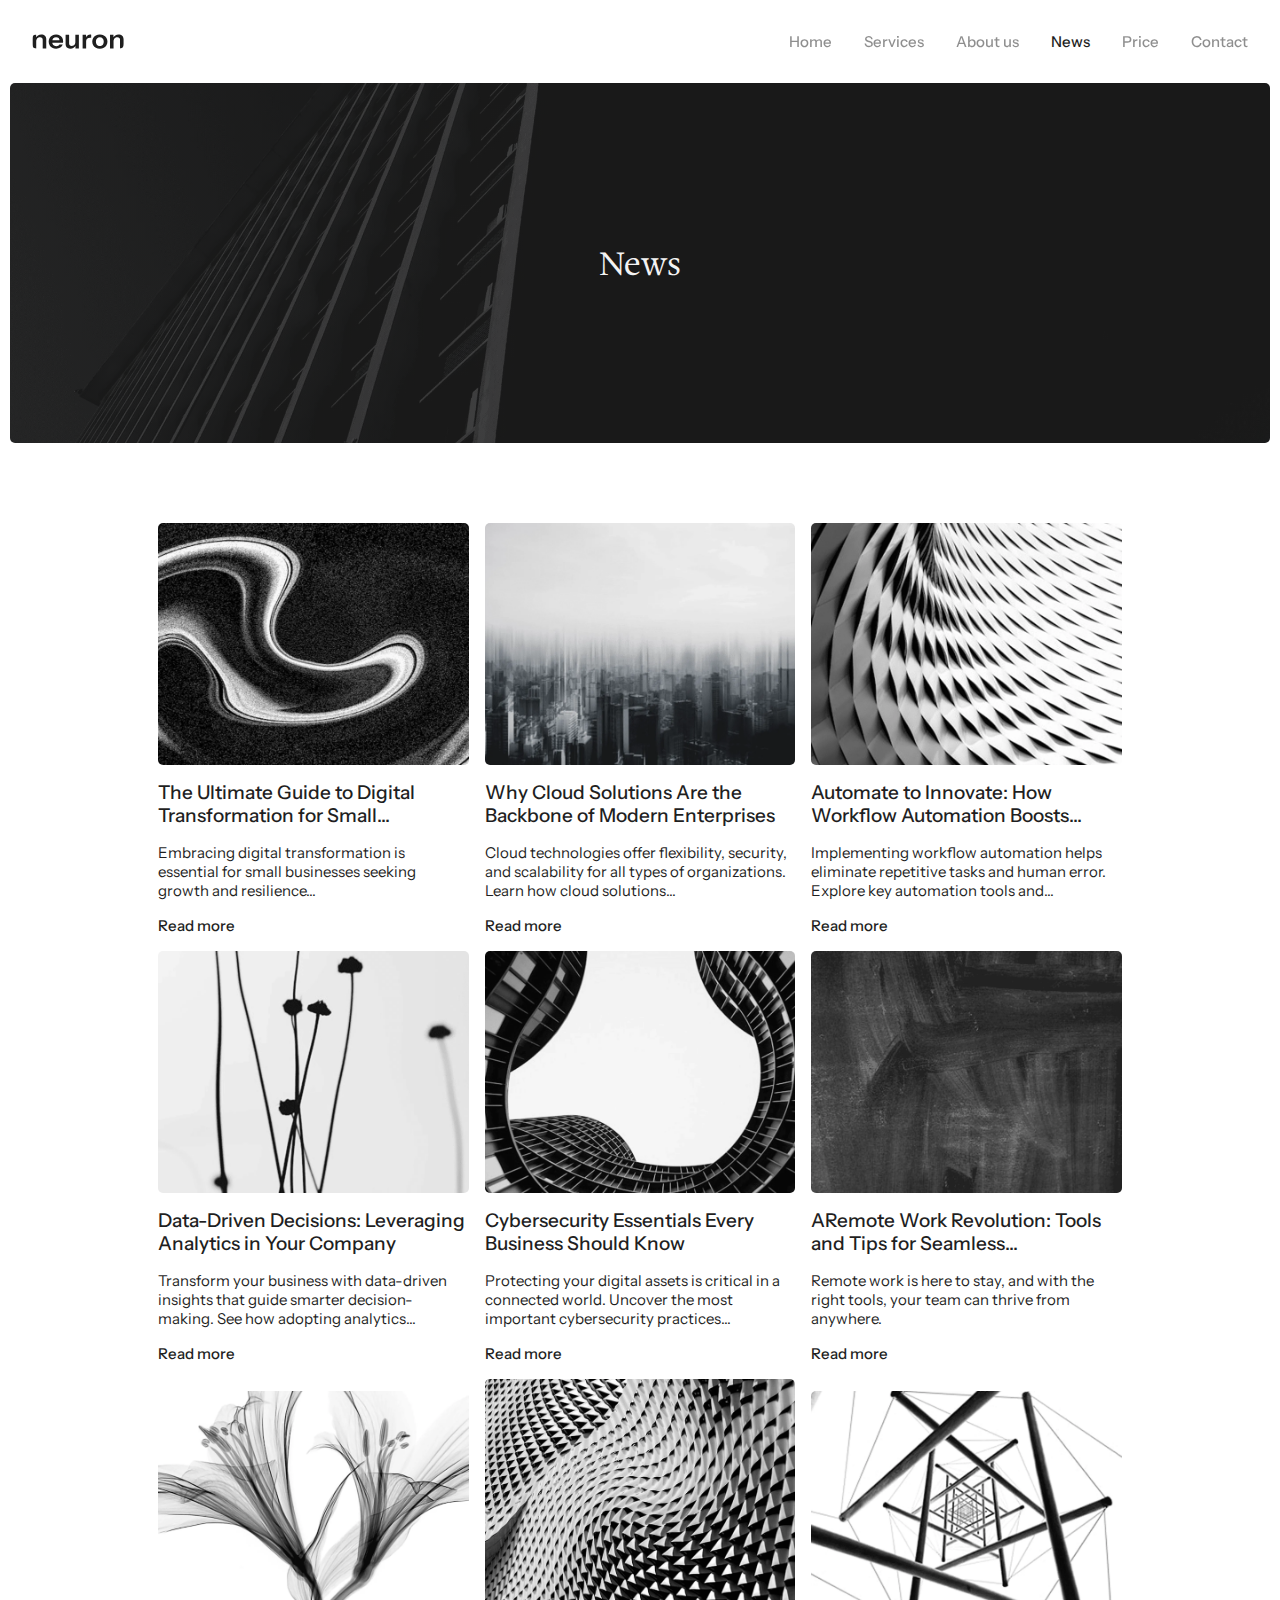
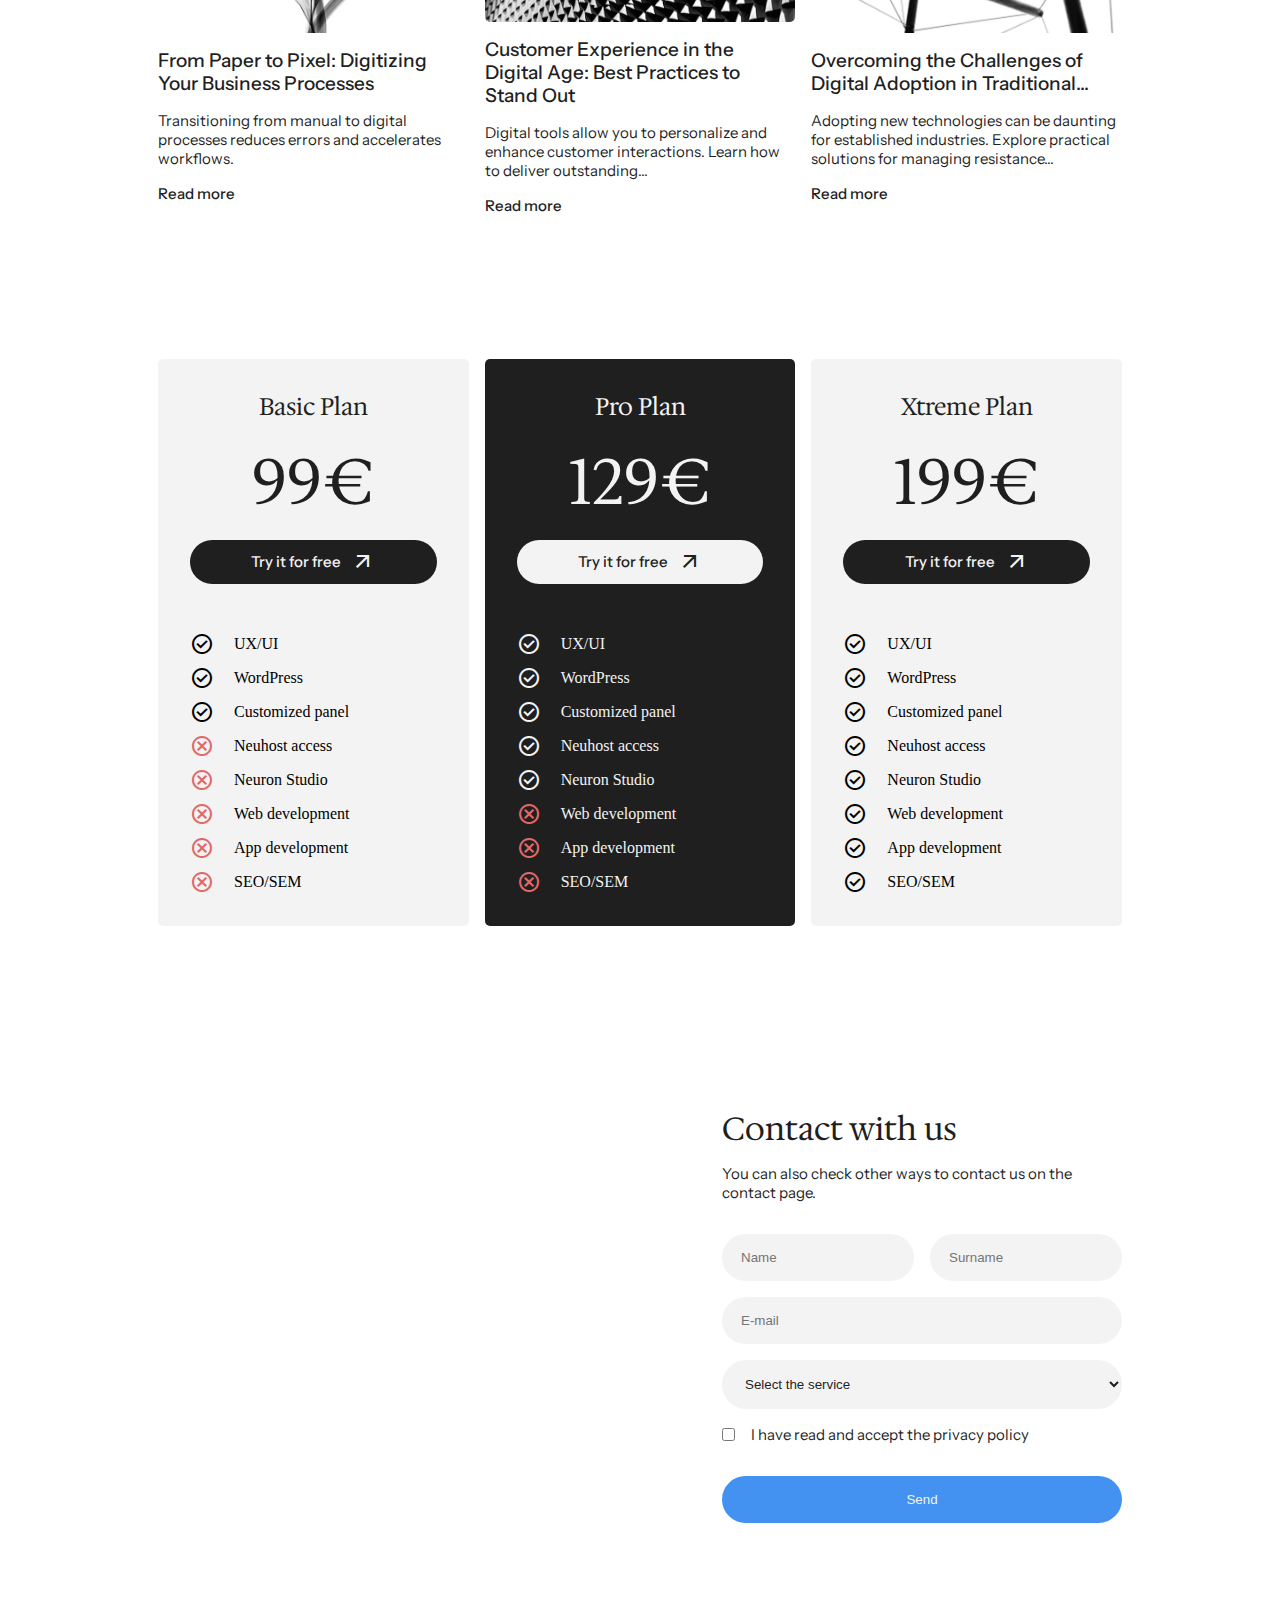
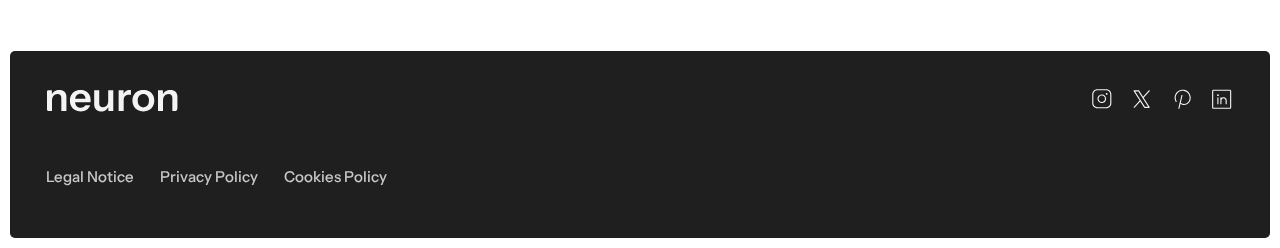
<file: news.html>
<!DOCTYPE html>
<html lang="en">
<head>
    <meta charset="UTF-8">
    <meta name="viewport" content="width=device-width, initial-scale=1.0">
    <title>News</title>
    <link rel="stylesheet" href="CSS/style.css">
    <link href="https://fonts.googleapis.com/css2?family=Material+Symbols+Outlined" rel="stylesheet">
</head>
<body>
    <!-- Header -->

    <header class="header" >
        <a href="#"><img class="header__image" src="Media/Assets/logo/logo-black.svg" alt="logo"></a>
        <nav class="header-nav" >
            <ul>
                <li class="header__link"><a href="index.html">Home</a></li>
                <li class="header__link"><a href="services.html">Services</a></li>
                <li class="header__link"><a href="about-us.html">About us</a></li>
                <li class="header__link active"><a href="#">News</a></li>
                <li class="header__link"><a href="#price">Price</a></li>
                <li class="header__link"><a href="contact.html">Contact</a></li>
            </ul>
        </nav>
        <span class="material-symbols-outlined">menu</span>

    </header>

    <!-- Banner-->

    <section class="section hero-banner">
        <div class="section hero-banner__img news--banner">
            <div class="container hero-banner__block">
                <h1 class="h2">News</h1>
            </div>
        </div>
    </section>

    <!-- Post -->

    <section class="section post">
        <div class="container post__bloc">
            <div class="post__minblock">
                <div class="post__content post--view">
                    <img src="Media/Assets/img/News-1.webp" alt="News-1" loading="lazy">
                    <h2 class="h4">The Ultimate Guide to Digital Transformation for Small...</h2>
                    <p>Embracing digital transformation is essential for small businesses seeking growth and resilience...</p>
                    <a href="#">Read more</a>
                </div>
                <div class="post__content post--view">
                    <img src="Media/Assets/img/News-2.webp" alt="News-2" loading="lazy">
                    <h2 class="h4">Why Cloud Solutions Are the Backbone of Modern Enterprises</h2>
                    <p>Cloud technologies offer flexibility, security, and scalability for all types of organizations. Learn how cloud solutions...</p>
                    <a href="#">Read more</a>
                </div>
                <div class="post__content post--view">
                    <img src="Media/Assets/img/News-3.webp" alt="News-3" loading="lazy">
                    <h2 class="h4">Automate to Innovate: How Workflow Automation Boosts...</h2>
                    <p>Implementing workflow automation helps eliminate repetitive tasks and human error. Explore key automation tools and...</p>
                    <a href="#">Read more</a>
                </div>
                <div class="post__content post--view">
                    <img src="Media/Assets/img/News-4.webp" alt="News-4" loading="lazy">
                    <h2 class="h4">Data-Driven Decisions: Leveraging Analytics in Your Company</h2>
                    <p>Transform your business with data-driven insights that guide smarter decision-making. See how adopting analytics...</p>
                    <a href="#">Read more</a>
                </div>
                <div class="post__content post--view">
                    <img src="Media/Assets/img/News-5.webp" alt="News-5" loading="lazy">
                    <h2 class="h4">Cybersecurity Essentials Every Business Should Know</h2>
                    <p>Protecting your digital assets is critical in a connected world. Uncover the most important cybersecurity practices...</p>
                    <a href="#">Read more</a>
                </div>
                <div class="post__content post--view">
                    <img src="Media/Assets/img/News-6.webp" alt="News-6" loading="lazy">
                    <h2 class="h4">ARemote Work Revolution: Tools and Tips for Seamless...</h2>
                    <p>Remote work is here to stay, and with the right tools, your team can thrive from anywhere.</p>
                    <a href="#">Read more</a>
                </div>
                <div class="post__content post--view">
                    <img src="Media/Assets/img/News-7.webp" alt="News-7" loading="lazy">
                    <h2 class="h4">From Paper to Pixel: Digitizing Your Business Processes</h2>
                    <p>Transitioning from manual to digital processes reduces errors and accelerates workflows. </p>
                    <a href="#">Read more</a>
                </div>
                <div class="post__content post--view">
                    <img src="Media/Assets/img/News-8.webp" alt="News-8" loading="lazy">
                    <h2 class="h4">Customer Experience in the Digital Age: Best Practices to Stand Out</h2>
                    <p>Digital tools allow you to personalize and enhance customer interactions. Learn how to deliver outstanding...</p>
                    <a href="#">Read more</a>
                </div>
                <div class="post__content post--view">
                    <img src="Media/Assets/img/News-9.webp" alt="News-9" loading="lazy">
                    <h2 class="h4">Overcoming the Challenges of Digital Adoption in Traditional...</h2>
                    <p>Adopting new technologies can be daunting for established industries. Explore practical solutions for managing resistance...</p>
                    <a href="#">Read more</a>
                </div>
            </div>
        </div>
    </section>
    <!-- Planes de pagos -->

    <section class="section payments-plans" id="price">
        <div class="container payments-plans__block">
            <div class="payments-plans__content payments-plans__card-1">
                <div class="payments-plans__titles">
                    <h3>Basic Plan</h3>
                    <span class="h1" >99€</span>
                        <a href="#" class="btn">Try it for free <span class="material-symbols-outlined">arrow_outward</span></a>
                </div>
                <div class="payments-plans__list">
                    <ul>
                        <li><span class="material-symbols-outlined">check_circle</span>UX/UI</li>
                        <li><span class="material-symbols-outlined">check_circle</span>WordPress</li>
                        <li><span class="material-symbols-outlined">check_circle</span>Customized panel</li>
                        <li><span class="material-symbols-outlined payments-plans__icon-cancel">cancel</span>Neuhost access</li>
                        <li><span class="material-symbols-outlined payments-plans__icon-cancel">cancel</span>Neuron Studio</li>
                        <li><span class="material-symbols-outlined payments-plans__icon-cancel">cancel</span>Web development</li>
                        <li><span class="material-symbols-outlined payments-plans__icon-cancel">cancel</span>App development</li>
                        <li><span class="material-symbols-outlined payments-plans__icon-cancel">cancel</span>SEO/SEM</li>
                    </ul>
                </div>
            </div>
            <div class="payments-plans__content payments-plans__card-2">
                <div class="payments-plans__titles">
                    <h3>Pro Plan</h3>
                    <span class="h1"  >129€</span>
                    <a href="#" class="btn btn--light">Try it for free <span class="material-symbols-outlined">arrow_outward</span></a>
                </div>
                <div class="payments-plans__list">
                    <ul>
                        <li><span class="material-symbols-outlined">check_circle</span>UX/UI</li>
                        <li><span class="material-symbols-outlined">check_circle</span>WordPress</li>
                        <li><span class="material-symbols-outlined">check_circle</span>Customized panel</li>
                        <li><span class="material-symbols-outlined">check_circle</span>Neuhost access</li>
                        <li><span class="material-symbols-outlined">check_circle</span>Neuron Studio</li>
                        <li><span class="material-symbols-outlined payments-plans__icon-cancel">cancel</span>Web development</li>
                        <li><span class="material-symbols-outlined payments-plans__icon-cancel">cancel</span>App development</li>
                        <li><span class="material-symbols-outlined payments-plans__icon-cancel">cancel</span>SEO/SEM</li>
                    </ul>
                </div>
            </div>
            <div class="payments-plans__content payments-plans__card-1">
                <div class="payments-plans__titles">
                    <h3>Xtreme Plan</h3>
                    <span class="h1" >199€</span>
                    <a href="#" class="btn">Try it for free <span class="material-symbols-outlined">arrow_outward</span></a>
                </div>
                <div class="payments-plans__list">
                    <ul>
                        <li><span class="material-symbols-outlined">check_circle</span>UX/UI</li>
                        <li><span class="material-symbols-outlined">check_circle</span>WordPress</li>
                        <li><span class="material-symbols-outlined">check_circle</span>Customized panel</li>
                        <li><span class="material-symbols-outlined">check_circle</span>Neuhost access</li>
                        <li><span class="material-symbols-outlined">check_circle</span>Neuron Studio</li>
                        <li><span class="material-symbols-outlined">check_circle</span>Web development</li>
                        <li><span class="material-symbols-outlined">check_circle</span>App development</li>
                        <li><span class="material-symbols-outlined">check_circle</span>SEO/SEM</li>
                    </ul>
                </div>
            </div>
        </div>
    </section>

    <!-- Map -->

    <section class="section contact">
        <div class="container contact__block">
            <div class="contact__map">
                <iframe src="https://www.google.com/maps/embed?pb=!1m18!1m12!1m3!1d3079.5841807411657!2d-0.3582535247024114!3d39.47872167160579!2m3!1f0!2f0!3f0!3m2!1i1024!2i768!4f13.1!3m3!1m2!1s0xd604f49cc253387%3A0xa7be35bdeeb341d2!2sCEI%20Centro%20de%20Estudios%20Innovaci%C3%B3n.%20Cursos%20y%20masters%20de%20dise%C3%B1o%2C%20interiores%2C%20web%2C%20videojuegos%2C%20cloud%2C%20data%20y%20marketing%20digital!5e0!3m2!1ses!2ses!4v1770633124894!5m2!1ses!2ses" style="border:0;" allowfullscreen="" loading="lazy" referrerpolicy="no-referrer-when-downgrade"></iframe>
            </div>
            <div class="contact__content">
                <div class="contact__headign">
                    <h2>Contact with us</h2>
                    <p>You can also check other ways to contact us on the contact page.</p>
                </div>
                <form class="contact__form" action="#" method="post">
                    <div class="form--row">
                        <!-- Name -->
                        <label for="name" style="display: none;"></label>
                        <input type="text" name="name" id="name" placeholder="Name">
                        <!-- Surname -->
                        <label for="surname" style="display: none;"></label>
                        <input type="text" name="surname" id="surname" placeholder="Surname">
                    </div>
                    <!-- E-mail -->
                    <label for="email" style="display: none;"></label>
                    <input type="email" name="email" id="email" placeholder="E-mail">

                    <!-- Services -->
                    <label for="services" style="display: none;"></label>
                    <select name="services" id="services">
                        <option value="1" selected disabled>Select the service</option>
                        <option value="2">Web development</option>
                        <option value="3">App development</option>
                        <option value="4">Neuhost</option>
                        <option value="5">Neuron Studio</option>
                        <option value="6">WordPress</option>
                        <option value="7">UX/UI</option>
                    </select>

                    <!-- Check-->
                    <div class="form--row acceptance">
                        <label for="check">I have read and accept the privacy policy</label>
                        <input type="checkbox" name="check" id="check">
                    </div>

                    <!-- Submit-->
                    <label for="submit"></label>
                    <input id="submit" type="submit" value="Send">


                </form>
            </div>
        </div>
    </section>

    <!-- Footer -->
    <footer class="section footer">
        <div class="container footer__block">
            <div class="footer__media">
            <a href="#"><img src="Media/Assets/logo/logo-light.svg" alt="" class="footer__image"></a>
            
            <div class="footer__social-media">
                <a href="#"><span><img src="Media/Assets/svg/InstagramLogo.svg" alt="Instagram" loading="lazy"></span></a>
                <a href="#"><span><img src="Media/Assets/svg/XLogo.svg" alt="X" loading="lazy"></span></a>
                <a href="#"><span><img src="Media/Assets/svg/PinterestLogo.svg" alt="Pinterest" loading="lazy"></span></a>
                <a href="#"><span><img src="Media/Assets/svg/LinkedinLogo.svg" alt="Linkeding" loading="lazy"></span></a>
            </div> <!-- Agrega UL Li-->

            </div>

            <div class="footer__politic">
                <a href="#">Legal Notice</a>
                <a href="#">Privacy Policy</a>
                <a href="#">Cookies Policy</a>
            </div>
        </div>
        
    </footer>
</body>
</html>
</file>
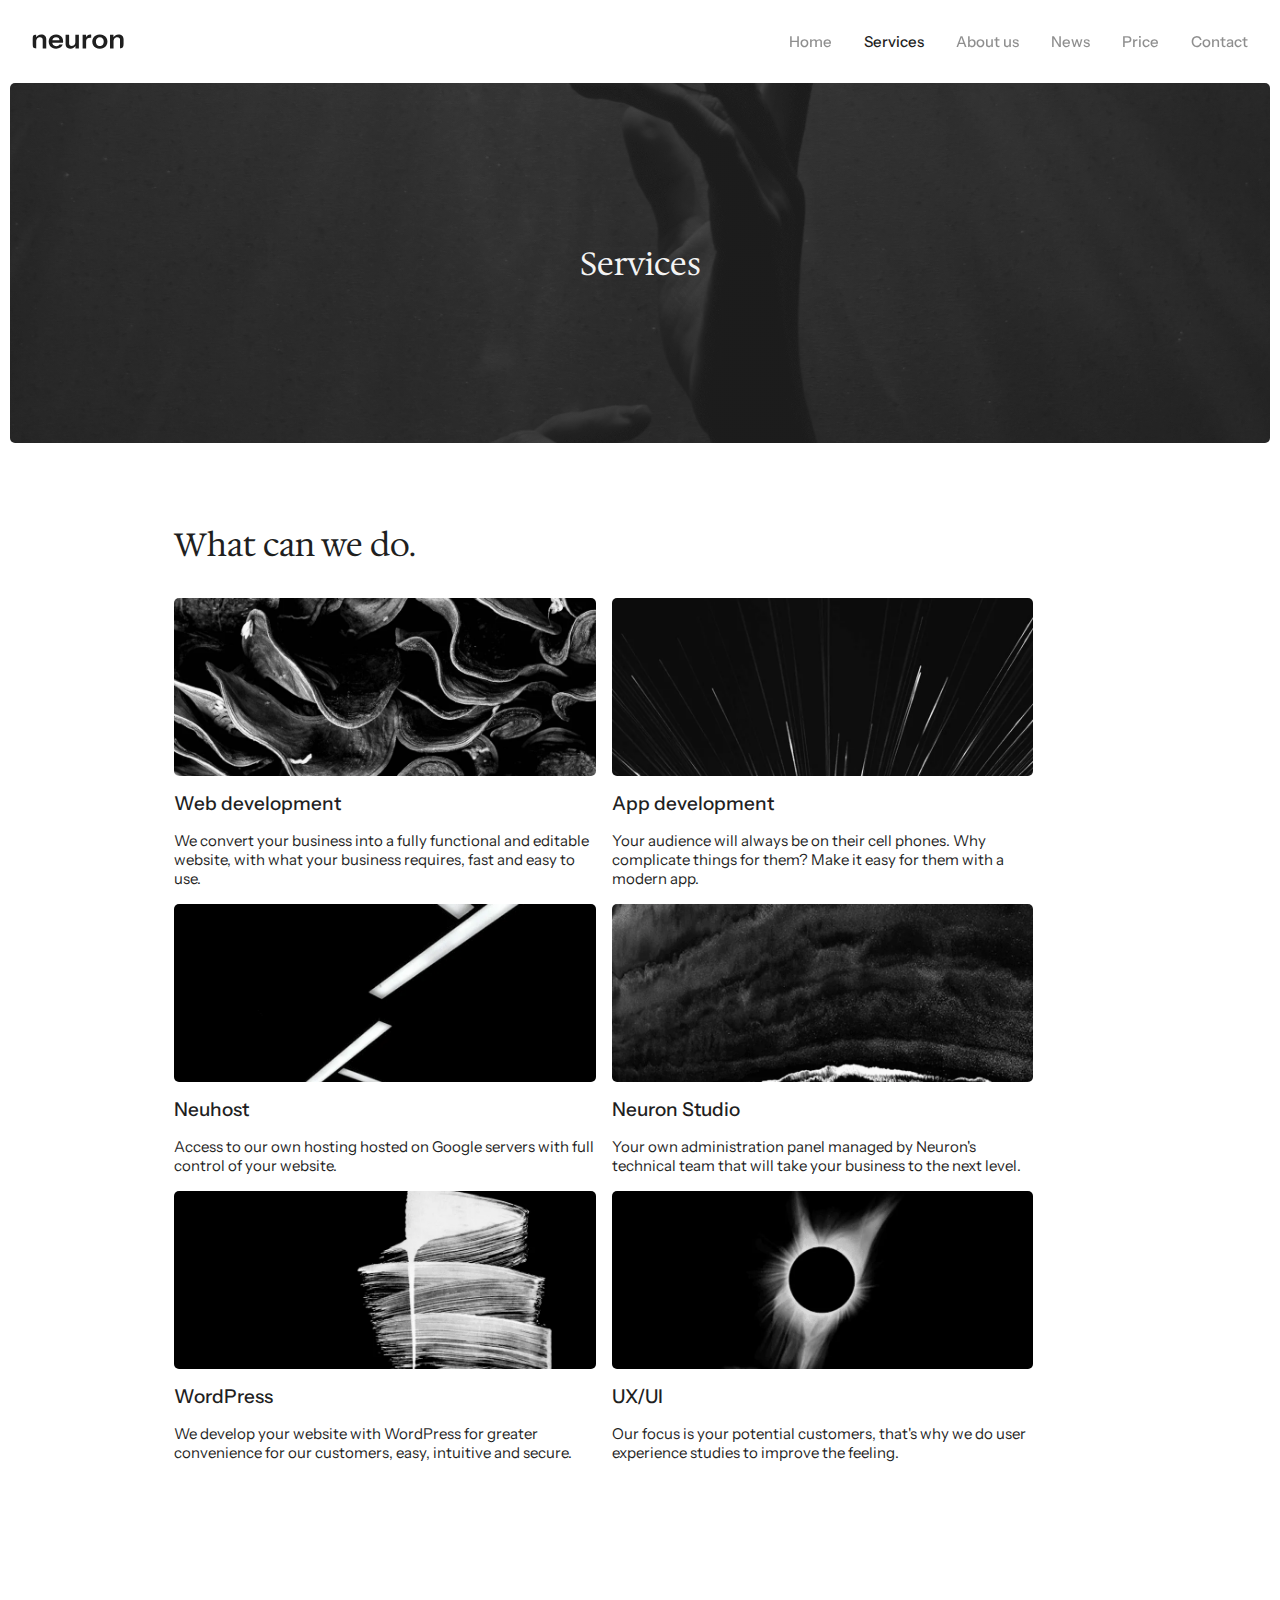
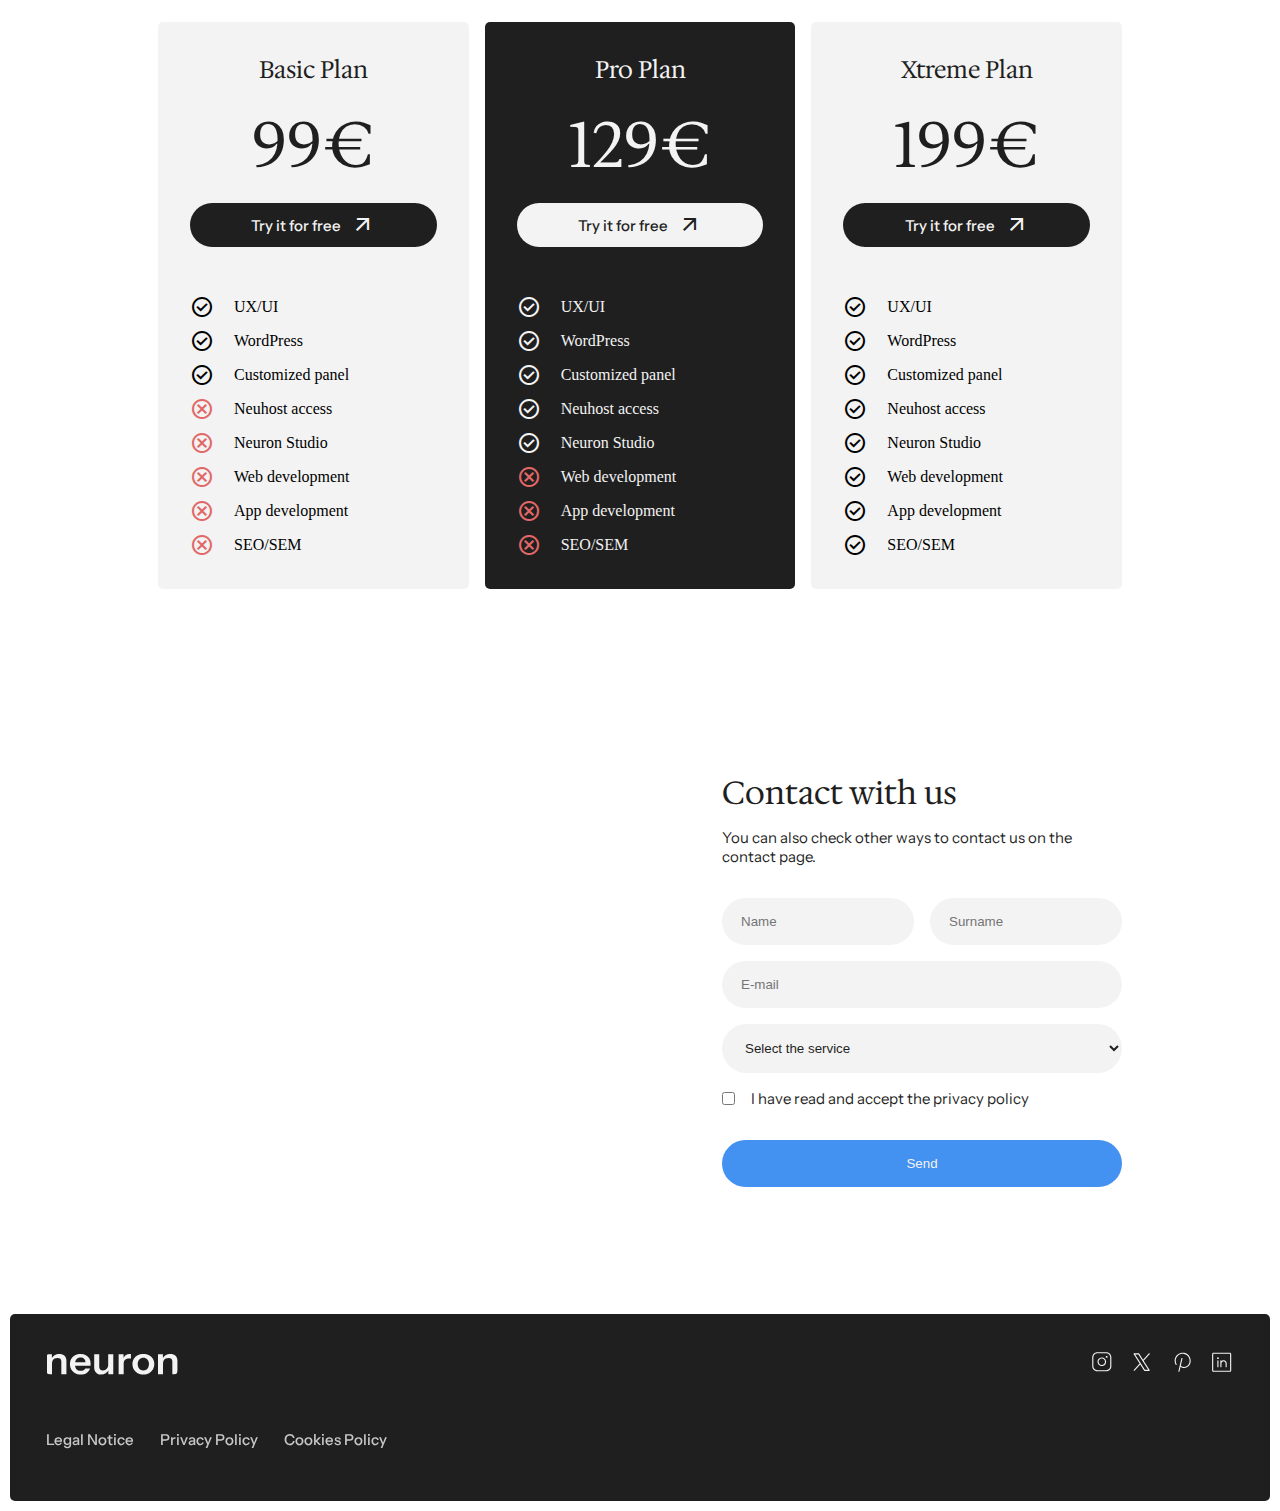
<file: services.html>
<!DOCTYPE html>
<html lang="en">
<head>
    <meta charset="UTF-8">
    <meta name="viewport" content="width=device-width, initial-scale=1.0">
    <title>Services</title>
    <link rel="stylesheet" href="CSS/style.css">
    <link href="https://fonts.googleapis.com/css2?family=Material+Symbols+Outlined" rel="stylesheet">
</head>
<body>
    <!-- Header -->

    <header class="header" >
        <a href="#"><img class="header__image" src="Media/Assets/logo/logo-black.svg" alt="logo"></a>
        <nav class="header-nav" >
            <ul>
                <li class="header__link"><a href="index.html">Home</a></li>
                <li class="header__link active"><a href="#">Services</a></li>
                <li class="header__link"><a href="about-us.html">About us</a></li>
                <li class="header__link"><a href="news.html">News</a></li>
                <li class="header__link"><a href="#price">Price</a></li>
                <li class="header__link"><a href="contact.html">Contact</a></li>
            </ul>
        </nav>
        <span class="material-symbols-outlined">menu</span>

    </header>

    <!-- Banner-->

    <section class="section hero-banner">
        <div class="section hero-banner__img services--banner">
            <div class="container hero-banner__block">
                <h1 class="h2">Services</h1>
            </div>
        </div>
    </section>

    <!-- Services-->

    <section class="section services">
        <div class="container services__block">
            <h2>What can we do.</h2>
            <div class="services__minblock">
                <div class="services__content">
                    <img src="Media/Assets/img/Services-1.webp" alt="Services-1">
                    <h2 class="h4">Web development</h2>
                    <p>We convert your business into a fully functional and editable website, with what your business requires, fast and easy to use.</p>
                </div>
                <div class="services__content">
                    <img src="Media/Assets/img/Services-2.webp" alt="Services-2">
                    <h2 class="h4">App development</h2>
                    <p>Your audience will always be on their cell phones. Why complicate things for them? Make it easy for them with a modern app.</p>
                </div>
                <div class="services__content">
                    <img src="Media/Assets/img/Services-3.webp" alt="Services-3" loading="lazy">
                    <h2 class="h4">Neuhost</h2>
                    <p>Access to our own hosting hosted on Google servers with full control of your website.</p>
                </div>
                <div class="services__content">
                    <img src="Media/Assets/img/Services-4.webp" alt="Services-4" loading="lazy">
                    <h2 class="h4">Neuron Studio</h2>
                    <p>Your own administration panel managed by Neuron's technical team that will take your business to the next level.</p>
                </div>
                <div class="services__content">
                    <img src="Media/Assets/img/Services-5.webp" alt="Services-5" loading="lazy">
                    <h2 class="h4">WordPress</h2>
                    <p>We develop your website with WordPress for greater convenience for our customers, easy, intuitive and secure.</p>
                </div>
                <div class="services__content">
                    <img src="Media/Assets/img/Services-6.webp" alt="Services-6" loading="lazy">
                    <h2 class="h4">UX/UI</h2>
                    <p>Our focus is your potential customers, that's why we do user experience studies to improve the feeling.</p>
                </div>
            </div>
        </div>
    </section>

    <!-- Planes de pagos -->

    <section class="section payments-plans" id="price">
        <div class="container payments-plans__block">
            <div class="payments-plans__content payments-plans__card-1">
                <div class="payments-plans__titles">
                    <h3>Basic Plan</h3>
                    <span class="h1" >99€</span>
                        <a href="#" class="btn">Try it for free <span class="material-symbols-outlined">arrow_outward</span></a>
                </div>
                <div class="payments-plans__list">
                    <ul>
                        <li><span class="material-symbols-outlined">check_circle</span>UX/UI</li>
                        <li><span class="material-symbols-outlined">check_circle</span>WordPress</li>
                        <li><span class="material-symbols-outlined">check_circle</span>Customized panel</li>
                        <li><span class="material-symbols-outlined payments-plans__icon-cancel">cancel</span>Neuhost access</li>
                        <li><span class="material-symbols-outlined payments-plans__icon-cancel">cancel</span>Neuron Studio</li>
                        <li><span class="material-symbols-outlined payments-plans__icon-cancel">cancel</span>Web development</li>
                        <li><span class="material-symbols-outlined payments-plans__icon-cancel">cancel</span>App development</li>
                        <li><span class="material-symbols-outlined payments-plans__icon-cancel">cancel</span>SEO/SEM</li>
                    </ul>
                </div>
            </div>
            <div class="payments-plans__content payments-plans__card-2">
                <div class="payments-plans__titles">
                    <h3>Pro Plan</h3>
                    <span class="h1"  >129€</span>
                    <a href="#" class="btn btn--light">Try it for free <span class="material-symbols-outlined">arrow_outward</span></a>
                </div>
                <div class="payments-plans__list">
                    <ul>
                        <li><span class="material-symbols-outlined">check_circle</span>UX/UI</li>
                        <li><span class="material-symbols-outlined">check_circle</span>WordPress</li>
                        <li><span class="material-symbols-outlined">check_circle</span>Customized panel</li>
                        <li><span class="material-symbols-outlined">check_circle</span>Neuhost access</li>
                        <li><span class="material-symbols-outlined">check_circle</span>Neuron Studio</li>
                        <li><span class="material-symbols-outlined payments-plans__icon-cancel">cancel</span>Web development</li>
                        <li><span class="material-symbols-outlined payments-plans__icon-cancel">cancel</span>App development</li>
                        <li><span class="material-symbols-outlined payments-plans__icon-cancel">cancel</span>SEO/SEM</li>
                    </ul>
                </div>
            </div>
            <div class="payments-plans__content payments-plans__card-1">
                <div class="payments-plans__titles">
                    <h3>Xtreme Plan</h3>
                    <span class="h1" >199€</span>
                    <a href="#" class="btn">Try it for free <span class="material-symbols-outlined">arrow_outward</span></a>
                </div>
                <div class="payments-plans__list">
                    <ul>
                        <li><span class="material-symbols-outlined">check_circle</span>UX/UI</li>
                        <li><span class="material-symbols-outlined">check_circle</span>WordPress</li>
                        <li><span class="material-symbols-outlined">check_circle</span>Customized panel</li>
                        <li><span class="material-symbols-outlined">check_circle</span>Neuhost access</li>
                        <li><span class="material-symbols-outlined">check_circle</span>Neuron Studio</li>
                        <li><span class="material-symbols-outlined">check_circle</span>Web development</li>
                        <li><span class="material-symbols-outlined">check_circle</span>App development</li>
                        <li><span class="material-symbols-outlined">check_circle</span>SEO/SEM</li>
                    </ul>
                </div>
            </div>
        </div>
    </section>

    <!-- Map -->

    <section class="section contact">
        <div class="container contact__block">
            <div class="contact__map">
                <iframe src="https://www.google.com/maps/embed?pb=!1m18!1m12!1m3!1d3079.5841807411657!2d-0.3582535247024114!3d39.47872167160579!2m3!1f0!2f0!3f0!3m2!1i1024!2i768!4f13.1!3m3!1m2!1s0xd604f49cc253387%3A0xa7be35bdeeb341d2!2sCEI%20Centro%20de%20Estudios%20Innovaci%C3%B3n.%20Cursos%20y%20masters%20de%20dise%C3%B1o%2C%20interiores%2C%20web%2C%20videojuegos%2C%20cloud%2C%20data%20y%20marketing%20digital!5e0!3m2!1ses!2ses!4v1770633124894!5m2!1ses!2ses" style="border:0;" allowfullscreen="" loading="lazy" referrerpolicy="no-referrer-when-downgrade"></iframe>
            </div>
            <div class="contact__content">
                <div class="contact__headign">
                    <h2>Contact with us</h2>
                    <p>You can also check other ways to contact us on the contact page.</p>
                </div>
                <form class="contact__form" action="#" method="post">
                    <div class="form--row">
                        <!-- Name -->
                        <label for="name" style="display: none;"></label>
                        <input type="text" name="name" id="name" placeholder="Name">
                        <!-- Surname -->
                        <label for="surname" style="display: none;"></label>
                        <input type="text" name="surname" id="surname" placeholder="Surname">
                    </div>
                    <!-- E-mail -->
                    <label for="email" style="display: none;"></label>
                    <input type="email" name="email" id="email" placeholder="E-mail">

                    <!-- Services -->
                    <label for="services" style="display: none;"></label>
                    <select name="services" id="services">
                        <option value="1" selected disabled>Select the service</option>
                        <option value="2">Web development</option>
                        <option value="3">App development</option>
                        <option value="4">Neuhost</option>
                        <option value="5">Neuron Studio</option>
                        <option value="6">WordPress</option>
                        <option value="7">UX/UI</option>
                    </select>

                    <!-- Check-->
                    <div class="form--row acceptance">
                        <label for="check">I have read and accept the privacy policy</label>
                        <input type="checkbox" name="check" id="check">
                    </div>

                    <!-- Submit-->
                    <label for="submit"></label>
                    <input type="submit" value="Send" id="submit">


                </form>
            </div>
        </div>
    </section>

    <!-- Footer -->
    <footer class="section footer">
        <div class="container footer__block">
            <div class="footer__media">
            <a href="#"><img src="Media/Assets/logo/logo-light.svg" alt="" class="footer__image"></a>
            
            <div class="footer__social-media">
                <a href="#"><span><img src="Media/Assets/svg/InstagramLogo.svg" alt="Instagram" loading="lazy"></span></a>
                <a href="#"><span><img src="Media/Assets/svg/XLogo.svg" alt="X" loading="lazy"></span></a>
                <a href="#"><span><img src="Media/Assets/svg/PinterestLogo.svg" alt="Pinterest" loading="lazy"></span></a>
                <a href="#"><span><img src="Media/Assets/svg/LinkedinLogo.svg" alt="Linkeding" loading="lazy"></span></a>
            </div> <!-- Agrega UL Li-->

            </div>

            <div class="footer__politic">
                <a href="#">Legal Notice</a>
                <a href="#">Privacy Policy</a>
                <a href="#">Cookies Policy</a>
            </div>
        </div>
    </footer>
</body>
</html>
</file>
<file: CSS/style.css>
@import url('https://fonts.googleapis.com/css2?family=Hedvig+Letters+Serif:opsz@12..24&family=Instrument+Sans:ital,wght@0,400..700;1,400..700&display=swap');

:root {
    /* Afecta al archivo en general */

    /* Color */
    --color-dark: #1f1f1f;
    --color-light: #f3f3f3;
    --color-blue: #4391F0;

    /* Color BTN: Hover */
    --color-btn-light-hover: rgba(243, 243, 243, 0.8);
    --color-btn-dark-hover: rgba(31, 31, 31, 0.8);

    /* Fonts */
    --font-titles: "Hedvig Letters Serif", serif;
    --font-text:"Instrument Sans", sans-serif;

    /* Paddings */
    --padding-sec: 4rem 1rem; 
    --paddings: 1rem;

    /* Width */
    --max-width: 60.25rem;
    --max-width-xl: 90rem;
}

/* Reset CSS */
* {
    box-sizing: border-box;
    margin: 0;
    padding: 0;
}

img {
    width: 100%;
    max-width: 100%;
    border-radius: 5px;
}

a {
    text-decoration: none;
    color: inherit;
    display: flex;
    flex-flow: row nowrap;
    align-items: center;
    gap: 10px;
    justify-content: center;
}
/* / Reset CSS */

/* Components */
.btn {
    padding: .625rem 2rem;
    color: var(--color-light);
    background-color: var(--color-dark);
    border-radius: 38px;
    transition: 0.2s;
}
@media (max-width: 720px){

        .btn {
        width: 100%;
    }
}

.btn:hover {

    background-color: var(--color-btn-dark-hover);
}

.btn--light {

    background-color: var(--color-light);
    color: var(--color-dark);
}

.btn--light:hover {

    background-color: var(--color-btn-light-hover);
}

input, select {

    padding: 1rem 1.1875rem;
    background-color: var(--color-light);
    border-radius: 100px;
    border: none;
    color: var(--color-dark);
    width: 100%;
}

input:focus, select:focus {
    outline: none;
    border: solid 1px black;
}

input[type="submit"] {

    background-color: var(--color-blue);
    color: var(--color-light);
}

input[type="submit"]:hover {

    opacity: 80%;
}

.form--row {

    display: flex;
    align-items: center;
    gap: 16px;
}

/* Texts */
h1, .h1 {

    font: 400 clamp(3rem, 5vw, 4rem) var(--font-titles);
    color: var(--color-dark);
}

h2, .h2 {

    font: 400 clamp(1.5rem, 5vw, 2rem) var(--font-titles);
    color: var(--color-dark);
}

h3, .h3 {

    font: 400 clamp(1.1875rem, 5vw, 1.5rem) var(--font-titles);
    color: var(--color-dark);
}

h4, .h4 {

    font: 500 clamp(1.0625rem, 5vw, 1.1875rem) var(--font-text);
    color: var(--color-dark);
}

p, .p, label {

    font: 400 .9375rem var(--font-text);
    color: var(--color-dark);
} 

a, .link li {

    font: 500 .9375rem var(--font-text);
    color: var(--color-dark);
}

 /* /Texts */
.section {
    padding: clamp(2rem, 5vw, 4rem) 1rem;
    max-width: var(--max-width-xl);
    margin: 0 auto;
}

.container {
    max-width: var(--max-width);
    margin: 0 auto;
}

/* /Components */

/* Header */
.header {
    padding: clamp(1rem, 5vw, 2rem);
    margin: 0 auto;
    max-width: var(--max-width-xl);
    display: flex;
    justify-content: space-between;
}

.header__image {
    max-width: 5.75rem;
}

.header-nav ul {
    display: flex;
    gap: 2rem;
}

.header__link {
    list-style: none;
}

.header__link a {
    opacity: 0.5;
    transition: opacity 0.2s ease;
}

.header__link a:hover {
    text-decoration: underline 2px;
    text-underline-offset: 3px;
    opacity: 1;
}

.header__link a:active,
.header__link a:focus,
.header__link a:visited {
    opacity: 1;
}

.header__link.active a{

        opacity: 1;
}



.header__link a:hover {

    text-decoration: underline 1px;
    text-underline-offset: 3px;
    opacity: 1;
}

.header__link a:active {

    opacity: 1;
    
}

.header__link a:focus {

    opacity: 1;
    
}

.header__link a:visited {

    opacity: 1;
    
}

/* / Header */

/* Hero Banner */
.hero-banner {
    
    padding: 0 .625rem;
}

.hero-banner__img {

    background-image: linear-gradient(rgba(31, 31, 31, 0.2), rgba(31, 31, 31, 0.2)) ,url(../Media/Assets/img/Home-banner.webp);
    background-size: cover;
    background-position: center center;
    background-repeat: no-repeat;
    min-height: 90vh;

    display: flex;
    justify-content: center;
    align-items: center;
    border-radius: 5px;
}

/* Variantes de banner */
.services--banner {

    background-image: linear-gradient(rgba(31, 31, 31, 0.8), rgba(31, 31, 31, 0.8)) ,url(../Media/Assets/img/Services-banner.webp);
    min-height: 40vh;

}

.services--banner .h2, .about--banner .h2, .news--banner .h2, .contact--banner .h2  {

    align-self: center;
}

.about--banner {

    background-image: linear-gradient(rgba(31, 31, 31, 0.8), rgba(31, 31, 31, 0.8))  ,url(../Media/Assets/img/About-banner.webp);
    min-height: 40vh;

}


.news--banner {

    background-image: linear-gradient(rgba(31, 31, 31, 0.8), rgba(31, 31, 31, 0.8))  ,url(../Media/Assets/img/News-banner.webp);
    min-height: 40vh;

}

.contact--banner {

    background-image: linear-gradient(rgba(31, 31, 31, 0.8), rgba(31, 31, 31, 0.8))  ,url(../Media/Assets/img/Contact-banner.webp);
    min-height: 40vh;

}


.hero-banner__block {
    
    display: flex;
    flex-flow: column nowrap;
    align-items: start;
    width: 100%;
    gap: 1rem;
    padding: 10px;
    color: var(--color-light);

}


.hero-banner__block h1, .hero-banner__block h4, .hero-banner__block h2 {

    color: var(--color-light);
}


/* /Hero Banner */

/* Hero Text*/

.hero-text__block {
    
    display: flex;
    flex-flow: row wrap;
    gap: 4rem;
    align-items: center;

}

.hero-text__image {

    flex: 1 1 300px;
}

.hero-text__content {

    flex: 1 1 300px;
    display: flex;
    flex-flow: column nowrap;
    gap: 2rem;
    align-items: start;
}

.hero-text__titles {

    display: flex;
    flex-flow: column nowrap;
    gap: 1rem;
}

.btn--underline {

    text-decoration: underline;
    text-underline-offset: 3px;
}

/* / Hero Texts */

/* Cards */

.icons-cards__block {

    /* display: flex;
    flex-flow: row wrap;
    gap: .3125rem; */
    display: grid;
    grid-template-columns: repeat(auto-fit, minmax(228px, 1fr));
    gap:1rem;
}

.icons-cards__card {
    
    flex: 1 1 200px;
    display: flex;
    flex-flow: column nowrap;
    gap: 1rem;
    padding: 1rem;
    transition: 0.3s;
    border-radius: 5px;
}

.icons-cards__card.card--style {

    background-color: var(--color-light);
}

.icons-cards__card:hover {

    box-shadow: 5px 5px 15px rgba(12, 12, 12, 0.2);
    transform: translateY(-5px);
}

.icons-cards__titles {

    display: flex;
    flex-flow: row wrap;
    gap: 1rem;
}


/* /Cards */

/* Services */

.services__block {
    
    display: flex;
    flex-flow: column nowrap;
    gap: 1rem;
    padding: 1rem;
    align-items: start;
}

.services__minblock {

    padding: 1rem 0;
    display: grid;
    grid-template-columns: repeat(auto-fit,minmax(300px,1fr));
    gap: 1rem;
}

.services__content {

    display: flex;
    flex-flow: column nowrap;
    gap: 1rem;
}

.services__content img {

    max-height: 11.125rem;
    object-fit: cover;
}

/* / Services */

/* Planes de Pago */

.payments-plans__block {
    display: flex;
    flex-flow: row wrap;
    gap: 1rem;
    justify-content: center;
}

.payments-plans__content {

    flex: 1 1 300px;
    max-width: 361px;
    padding: 2rem;
    display: flex;
    flex-flow: column nowrap;
    gap: 3rem;
    border-radius: 5px;
    transition: .5s;
    min-height: 35.125rem;

    
}

.payments-plans__content:hover {

    scale: 1.02;
    box-shadow: 7px 7px 10px rgba(31, 31, 31, 0.3);  
}

.payments-plans__titles {

    display: flex;
    flex-flow: column nowrap;
    gap: 1rem;
    text-align: center;
}


.payments-plans__card-1 {

    background-color: var(--color-light);
}

.payments-plans__card-2 {

    background-color: var(--color-dark);
    color: var(--color-light);
}

.payments-plans__card-2 h3, .payments-plans__card-2 .h1 {

    color: var(--color-light);
}

.payments-plans__list ul {

    display:flex;
    flex-flow: column nowrap;
    gap: .625rem;
    list-style: none;
}

.payments-plans__list ul li {

    display:flex;
    align-items: center;
    gap: 1.25rem;
}

.payments-plans__icon-cancel {

    color: #E26868;
}

/* / Planes de Pago */

/* Maps */

.contact__block {

    display: flex;
    flex-flow: row wrap;
    gap: 4rem;
    align-items: center;
}

.contact__map {

    flex: 2 1 300px;
}

.contact__map iframe {
        width: 100%;
        height: 32.4375rem;
        filter: grayscale(100%);
    }

.contact__content {

    flex: 1 1 300px;
    display: flex;
    flex-flow: column nowrap;
    gap: 2rem;
}

.contact__headign {

    display: flex;
    flex-flow: column nowrap;
    gap: .875rem;
}

form {

    display: flex;
    flex-flow: column nowrap;
    gap: 1rem;
}

.acceptance {

    flex-direction: row-reverse;
    justify-content: start;
}

.acceptance input {

        width: auto;
    }

/* Maps */


/* Post */

.post__bloc {

    display: flex;
    flex-flow: column nowrap;
    gap: 2rem;
}

.post__heading {

    display: flex;
    flex-flow: row wrap;
    justify-content: space-between;
    gap: 1rem;
}

.post__minblock {

    padding: 1rem 0;
    display: grid;
    gap: 1rem;
    grid-template-columns: repeat(auto-fit, minmax(300px, 1fr));
    align-items: center;
}

.post__content {

    display: flex;
    flex-flow: column nowrap;
    gap: 1rem;
    align-items: start;
}

.post__content a {

    transition: 0.3s;
}

.post__content a:hover {

    text-decoration: underline 1px;
    text-underline-offset: 2px;
}
/* Post */

/* Footer */

.footer {

    padding: .625rem;
}

.footer__block {

    background-color: var(--color-dark);
    display: flex;
    flex-flow: column nowrap;
    gap: 2.25rem;
    padding: 2.25rem;
    border-radius: 5px;
    max-width: var(--max-width-xl);
}

.footer__media {

    display: flex;
    flex-flow: row wrap;
    justify-content: space-between;
    gap: 1rem;
}

.footer__image {

    max-width: 8.25rem;
    transition: 0.3s;  
}

.footer__image:hover {
    
    transform: translateY(-5px);
}


.footer__social-media {

    display: flex;
    gap: 1rem;
    color: var(--color-light);
}

.footer__social-media a {

    transition: 0.3s;
    color: var(--color-light);
}
.footer__social-media a:hover {

    transform: translateY(-5px);
}

.footer__politic {

    display:flex;
    flex-flow: row wrap;
    gap: 1.625rem;
    padding: 1rem 0;
    opacity: 80%;
}

.footer__politic a {

    transition: 0.3s;
    color: var(--color-light);
}

.footer__politic a:hover {

    text-decoration: underline 2px;
    text-underline-offset: 4px;
    opacity: 80%;
}
/* Footer */

/* Media */

/* Menu Responsive */
@media (max-width: 720px){
/* Ocultar Nav Desktop */
    .header-nav ul {
        display: none;
    }
}
@media (min-width: 720px){

    .header span {
        display: none;
    }
}
/* Banner Centrado Responsive */
@media (max-width: 720px){
    .hero-banner__block {
        text-align: center;
        align-items: center;      
    }
    .hero-banner__block a {
        width:unset;
    }
}
/* About-us enlace without underlining */
@media (max-width: 720px){
    .btn--underline {

        text-decoration: none;
    }
}
/* Row-reverse */
@media (max-width: 720px){
    .hero-text__block {

        flex-direction: row;
    }

    .hero-text__block.block-reverse {

        flex-flow: row wrap-reverse;
    }
}

/* Reducir Post a 1 */
@media (max-width: 720px){
    .post__minblock .post__content:nth-of-type(n+2) {
    display: none; 
    }

    .post__minblock .post__content.post--view:nth-of-type(n+2) {
    display:grid; 
    }
}
/* Footer Responsive */
@media (max-width: 720px){
    .footer__block {

        padding: 1rem;
    }
    .footer__media {

        flex-flow: column nowrap;
        justify-content: start;
        align-items: start;
        padding: 1rem 0;
    }
    .footer__politic {

        justify-content: space-between;
    }
    
}

/* Card Grid */
@media (max-width: 720px){
    .icons-cards__block {
    grid-template-columns: repeat(auto-fit, minmax(144px, 1fr));
    }

    .icons-cards__block.card--2v {
    grid-template-columns: repeat(auto-fit, minmax(100%, 1fr));
    }
} 

/* Es jodido */

/* Movil Pequeño 360px - 380px
Movil Grande 720px
Portatil o tablet 1.366px
Ordenador medio 1.440px
Escritorio 1920px */
</file>
